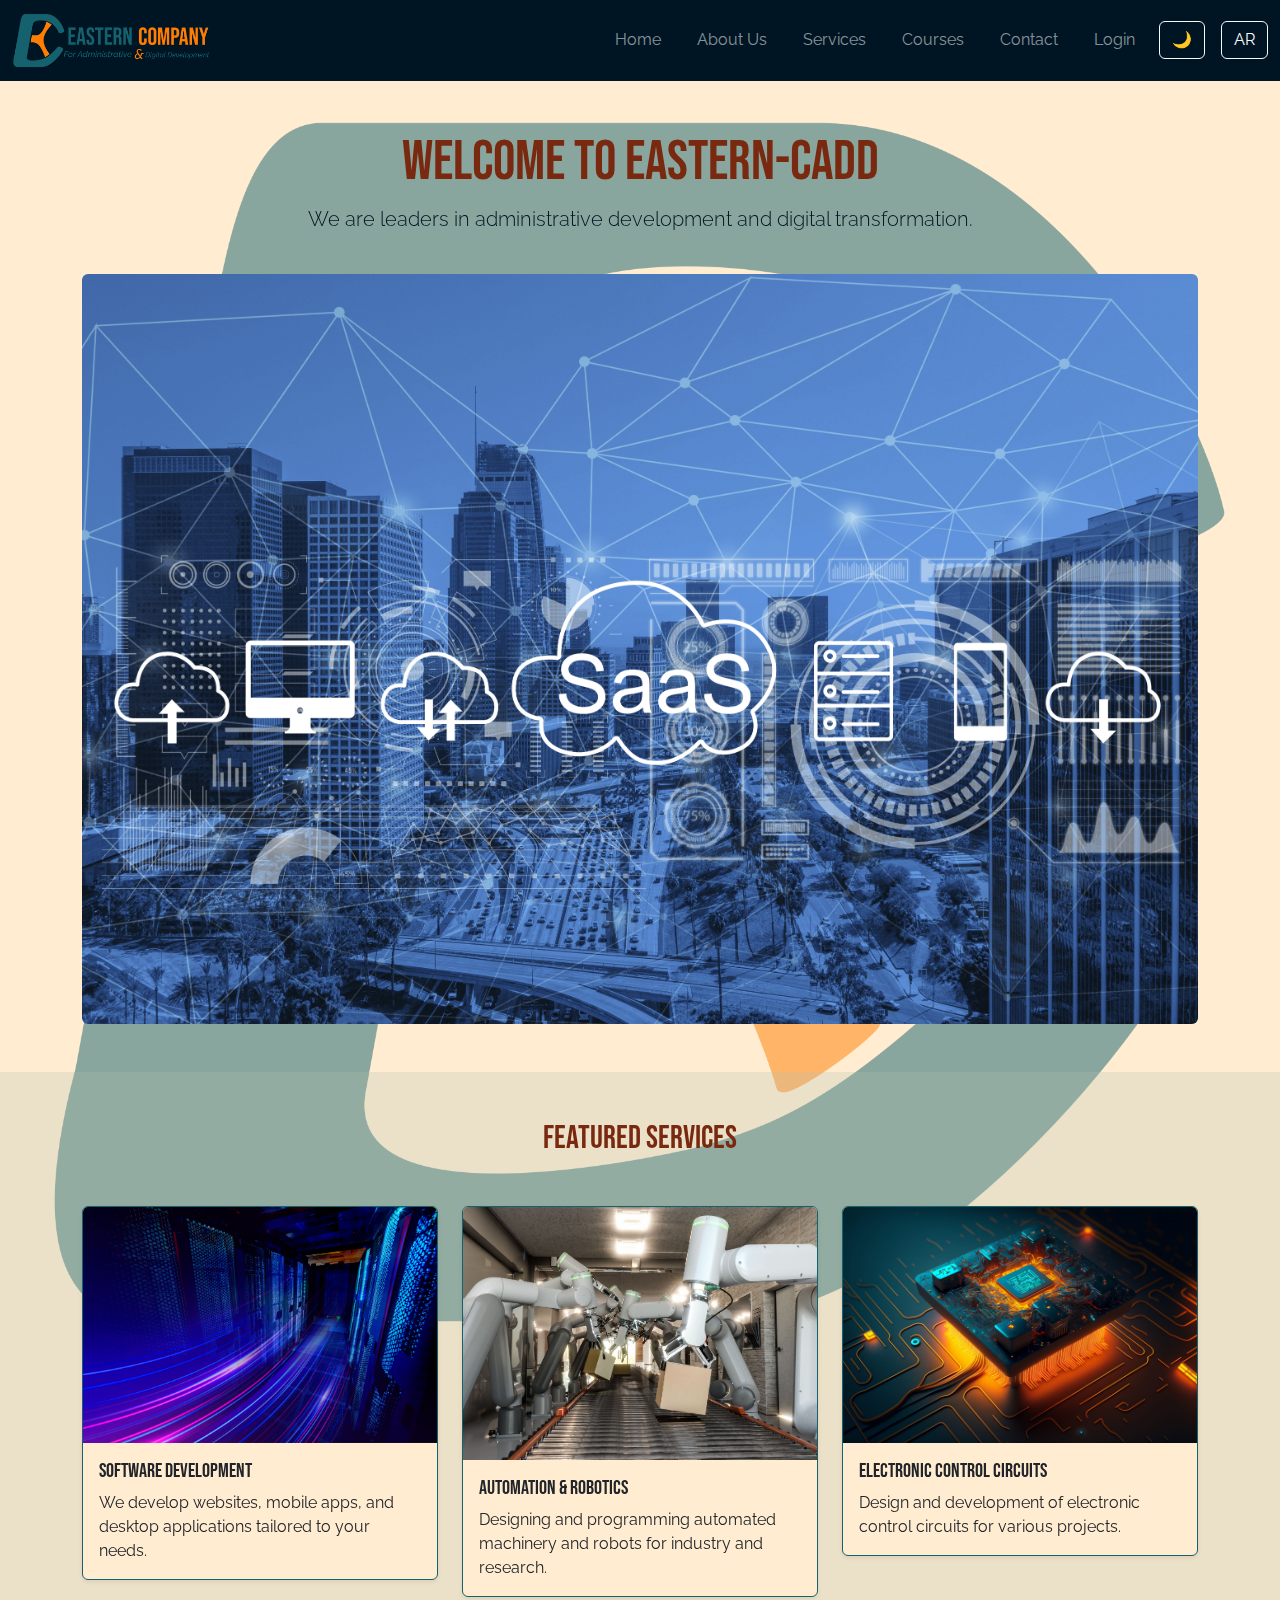
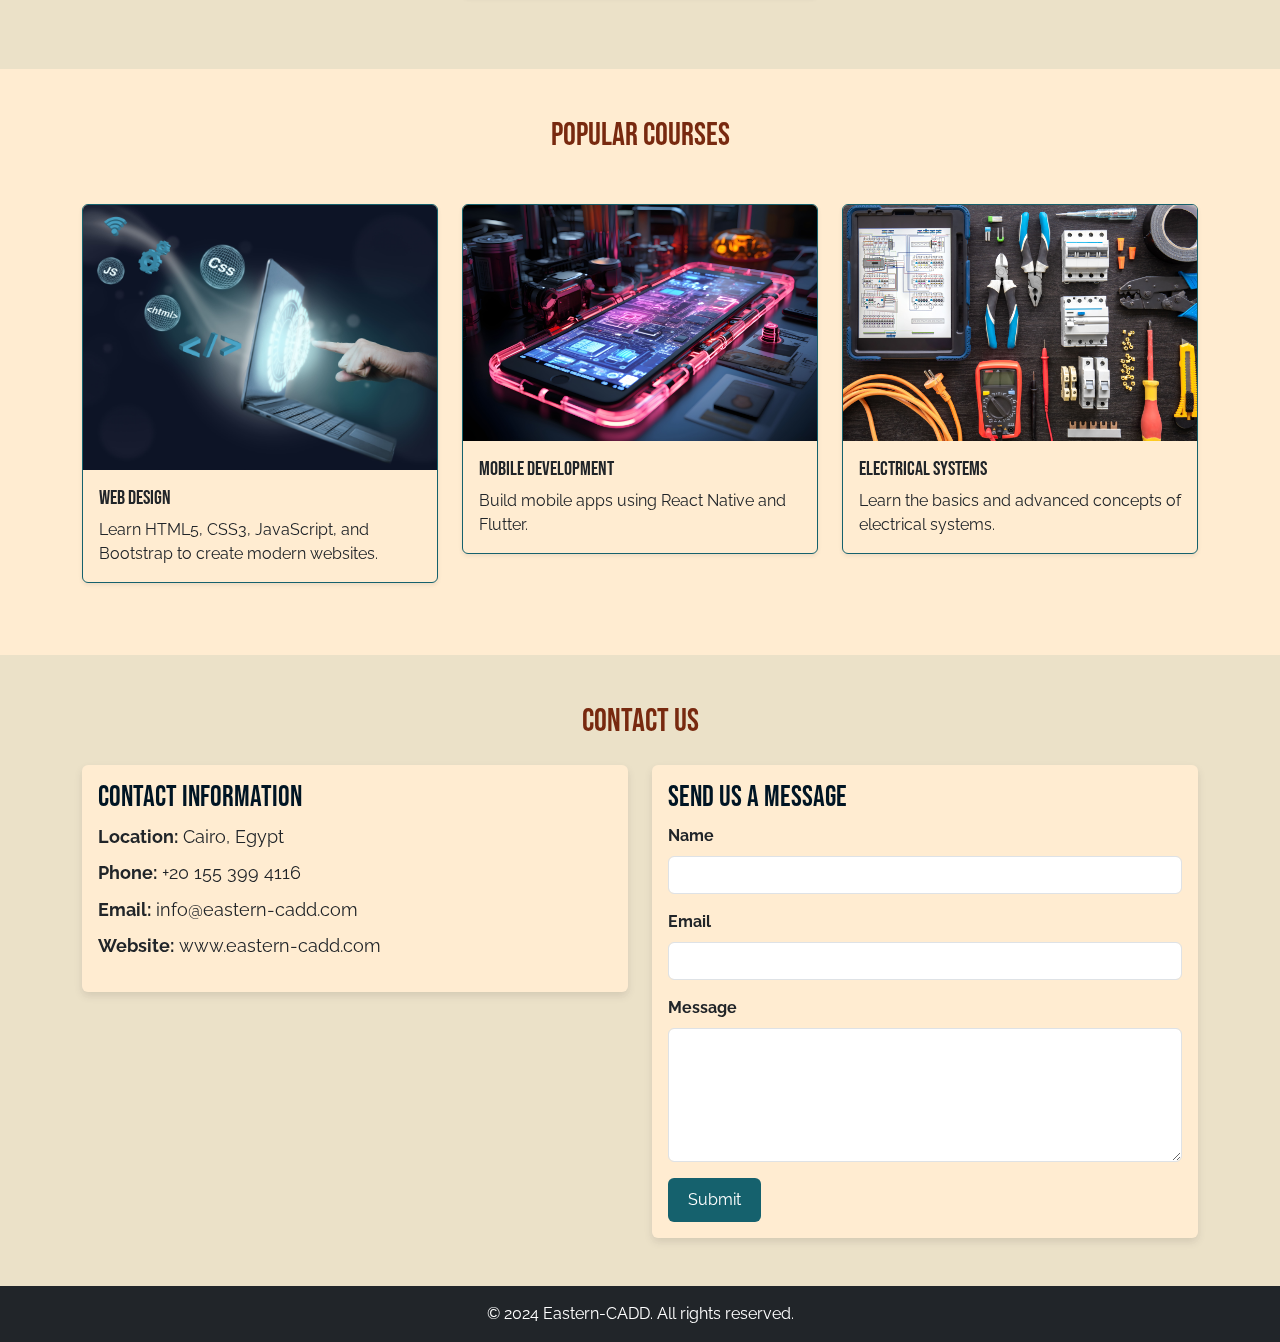
<file: index.html>
<!DOCTYPE html>
<html lang="en" dir="ltr">
<head>
    <meta charset="UTF-8">
    <meta name="viewport" content="width=device-width, initial-scale=1.0">
    <title>Eastern-CADD</title>
    <link rel="icon" type="image/png" href="images/logo0.png">
    <!-- Favicon -->
    <link rel="icon" type="image/x-icon" href="favicon/favicon.ico">
    <link rel="apple-touch-icon" sizes="180x180" href="favicon/apple-touch-icon.png">
    <link rel="icon" type="image/png" sizes="32x32" href="favicon/favicon-32x32.png">
    <link rel="icon" type="image/png" sizes="16x16" href="favicon/favicon-16x16.png">
    <link rel="manifest" href="favicon/site.webmanifest">
    <!-- Bootstrap CSS -->
    <link href="https://cdn.jsdelivr.net/npm/bootstrap@5.3.0/dist/css/bootstrap.min.css" rel="stylesheet">
    <!-- Custom CSS -->
    <link href="https://fonts.googleapis.com/css2?family=Bebas+Neue&family=Raleway:wght@400;500;700&display=swap" rel="stylesheet">
    <link rel="stylesheet" href="styles.css">
</head>
<body>
    <!-- Loading Spinner -->
    <div id="content-loading">
        <div class="spinner"></div>
    </div>

    <!-- Navigation Bar -->
    <nav class="navbar navbar-expand-lg navbar-dark">
        <div class="container-fluid">
            <a class="navbar-brand" href="index.html">
                <img src="images/logo.png" alt="Eastern-CADD Logo" width="200">
            </a>
            <button class="navbar-toggler" type="button" data-bs-toggle="collapse" data-bs-target="#navbarNav" aria-controls="navbarNav" aria-expanded="false" aria-label="Toggle navigation">
                <span class="navbar-toggler-icon"></span>
            </button>
            <div class="collapse navbar-collapse" id="navbarNav">
                <ul class="navbar-nav ms-auto">
                    <li class="nav-item"><a class="nav-link" href="index.html" data-lang="home">Home</a></li>
                    <li class="nav-item"><a class="nav-link" href="about.html" data-lang="about">About Us</a></li>
                    <li class="nav-item"><a class="nav-link" href="services.html" data-lang="services">Services</a></li>
                    <li class="nav-item"><a class="nav-link" href="courses.html" data-lang="courses">Courses</a></li>
                    <li class="nav-item"><a class="nav-link" href="contact.html" data-lang="contact">Contact</a></li>
                    <li class="nav-item"><a class="nav-link" href="login.html" data-lang="login">Login</a></li>
                </ul>
                <button id="theme-toggle" class="btn btn-outline-light ms-3">
                    <span class="icon">🌙</span>
                </button>
                <button id="language-toggle" class="btn btn-outline-light ms-3">
                    <span class="icon">AR</span>
                </button>
            </div>
        </div>
    </nav>

    <div id="watermark">
        <img src="images/logo0.png" alt="Eastern-CADD watermark" width="100%" height="100%">
    </div>

    <!-- Home Section -->
    <section id="home" class="py-5 text-center">
        <div class="container">
            <h1 class="display-4" data-lang="welcome">Welcome to Eastern-CADD</h1>
            <p class="lead" data-lang="welcome-text">We are leaders in administrative development and digital transformation.</p>
            <img src="images/home.jpg" alt="Home Banner" class="img-fluid mt-4 rounded">
        </div>
    </section>

    <!-- Featured Services Section -->
    <section id="featured-services" class="py-5 sec-diff">
        <div class="container">
            <h2 class="text-center mb-5" data-lang="featured-services">Featured Services</h2>
            <div class="row">
                <div class="col-md-4">
                    <div class="card mb-4 shadow-sm">
                        <img src="images/softwaredev.jpg" class="card-img-top" alt="Software Development">
                        <div class="card-body">
                            <h5 class="card-title" data-lang="software-dev">Software Development</h5>
                            <p class="card-text" data-lang="software-dev-text">We develop websites, mobile apps, and desktop applications tailored to your needs.</p>
                        </div>
                    </div>
                </div>
                <div class="col-md-4">
                    <div class="card mb-4 shadow-sm">
                        <img src="images/Automationrobots.jpg" class="card-img-top" alt="Automation & Robotics">
                        <div class="card-body">
                            <h5 class="card-title" data-lang="automation">Automation & Robotics</h5>
                            <p class="card-text" data-lang="automation-text">Designing and programming automated machinery and robots for industry and research.</p>
                        </div>
                    </div>
                </div>
                <div class="col-md-4">
                    <div class="card mb-4 shadow-sm">
                        <img src="images/Electronicircuits.jpg" class="card-img-top" alt="Electronic Control Circuits">
                        <div class="card-body">
                            <h5 class="card-title" data-lang="electronics">Electronic Control Circuits</h5>
                            <p class="card-text" data-lang="electronics-text">Design and development of electronic control circuits for various projects.</p>
                        </div>
                    </div>
                </div>
            </div>
        </div>
    </section>

    <!-- Popular Courses Section -->
    <section id="popular-courses" class="py-5">
        <div class="container">
            <h2 class="text-center mb-5" data-lang="popular-courses">Popular Courses</h2>
            <div class="row">
                <div class="col-md-4">
                    <div class="card mb-4 shadow-sm">
                        <img src="images/webdev.jpg" class="card-img-top" alt="Web Design">
                        <div class="card-body">
                            <h5 class="card-title" data-lang="web-design">Web Design</h5>
                            <p class="card-text" data-lang="web-design-text">Learn HTML5, CSS3, JavaScript, and Bootstrap to create modern websites.</p>
                        </div>
                    </div>
                </div>
                <div class="col-md-4">
                    <div class="card mb-4 shadow-sm">
                        <img src="images/mobiledev.jpg" class="card-img-top" alt="Mobile Development">
                        <div class="card-body">
                            <h5 class="card-title" data-lang="mobile-dev">Mobile Development</h5>
                            <p class="card-text" data-lang="mobile-dev-text">Build mobile apps using React Native and Flutter.</p>
                        </div>
                    </div>
                </div>
                <div class="col-md-4">
                    <div class="card mb-4 shadow-sm">
                        <img src="images/elecsys.jpg" class="card-img-top" alt="Electrical Systems">
                        <div class="card-body">
                            <h5 class="card-title" data-lang="electrical-systems">Electrical Systems</h5>
                            <p class="card-text" data-lang="electrical-systems-text">Learn the basics and advanced concepts of electrical systems.</p>
                        </div>
                    </div>
                </div>
            </div>
        </div>
    </section>

    <!-- Team Section -->
    <!-- <section id="team" class="py-5 sec-diff">
        <div class="container">
            <h2 class="text-center mb-5" data-lang="our-team">Our Team</h2>
            <div class="row">
                <div class="col-md-4">
                    <div class="card mb-4 shadow-sm">
                        <img src="https://source.unsplash.com/400x300/?person,engineer" class="card-img-top" alt="Team Member 1">
                        <div class="card-body">
                            <h5 class="card-title">John Doe</h5>
                            <p class="card-text">Software Engineer</p>
                        </div>
                    </div>
                </div>
                <div class="col-md-4">
                    <div class="card mb-4 shadow-sm">
                        <img src="https://source.unsplash.com/400x300/?person,developer" class="card-img-top" alt="Team Member 2">
                        <div class="card-body">
                            <h5 class="card-title">Jane Smith</h5>
                            <p class="card-text">Automation Specialist</p>
                        </div>
                    </div>
                </div>
                <div class="col-md-4">
                    <div class="card mb-4 shadow-sm">
                        <img src="https://source.unsplash.com/400x300/?person,designer" class="card-img-top" alt="Team Member 3">
                        <div class="card-body">
                            <h5 class="card-title">Mike Johnson</h5>
                            <p class="card-text">Electrical Engineer</p>
                        </div>
                    </div>
                </div>
            </div>
        </div>
    </section> -->

    <!-- Contact Us Section -->
<section id="contact" class="py-5 sec-diff">
    <div class="container">
        <h2 class="text-center mb-4" data-lang="contact-us">Contact Us</h2>
        <div class="row">
            <!-- Contact Information -->
            <div class="col-md-6">
                <div class="card mb-4">
                    <div class="card-body">
                        <h5 class="card-title" data-lang="contact-info">Contact Information</h5>
                        <ul class="list-unstyled">
                            <li><strong data-lang="location">Location:</strong> Cairo, Egypt</li>
                            <li><strong data-lang="phone">Phone:</strong> +20 155 399 4116</li>
                            <li><strong data-lang="email">Email:</strong> info@eastern-cadd.com</li>
                            <li><strong data-lang="website">Website:</strong> www.eastern-cadd.com</li>
                        </ul>
                    </div>
                </div>
            </div>

            <!-- Contact Form -->
            <div class="col-md-6">
                <div class="card">
                    <div class="card-body">
                        <h5 class="card-title" data-lang="send-message">Send Us a Message</h5>
                        <form>
                            <div class="mb-3">
                                <label for="name" class="form-label" data-lang="name">Name</label>
                                <input type="text" class="form-control" id="name" required>
                            </div>
                            <div class="mb-3">
                                <label for="email" class="form-label" data-lang="email">Email</label>
                                <input type="email" class="form-control" id="email" required>
                            </div>
                            <div class="mb-3">
                                <label for="message" class="form-label" data-lang="message">Message</label>
                                <textarea class="form-control" id="message" rows="5" required></textarea>
                            </div>
                            <button type="submit" class="btn btn-primary" data-lang="submit">Submit</button>
                        </form>
                    </div>
                </div>
            </div>
        </div>
    </div>
</section>

    <!-- Footer -->
    <footer class="bg-dark text-white text-center py-3">
        <p data-lang="footer">© 2024 Eastern-CADD. All rights reserved.</p>
    </footer>

    <script src="https://cdn.jsdelivr.net/npm/bootstrap@5.3.0/dist/js/bootstrap.bundle.min.js"></script>
    <script>
        // تحميل الوضع المحفوظ عند فتح الصفحة
        document.addEventListener('DOMContentLoaded', () => {
            const savedTheme = localStorage.getItem('theme');
            const body = document.body;
            if (savedTheme === 'dark-mode') {
                body.classList.add('dark-mode');
            } else {
                body.classList.remove('dark-mode');
            }
        });

        // تحميل اللغة المحفوظة عند فتح الصفحة
        document.addEventListener('DOMContentLoaded', () => {
            const savedLanguage = localStorage.getItem('language');
            const htmlElement = document.documentElement;
            if (savedLanguage) {
                htmlElement.setAttribute('dir', savedLanguage === 'en' ? 'ltr' : 'rtl');
            }
        });

        // Hide loading screen when page is fully loaded
        window.addEventListener('load', () => {
            document.getElementById('loading-screen').style.display = 'none';
        });
    </script>
    <script src="script.js"></script>
</body>
</html>
</file>
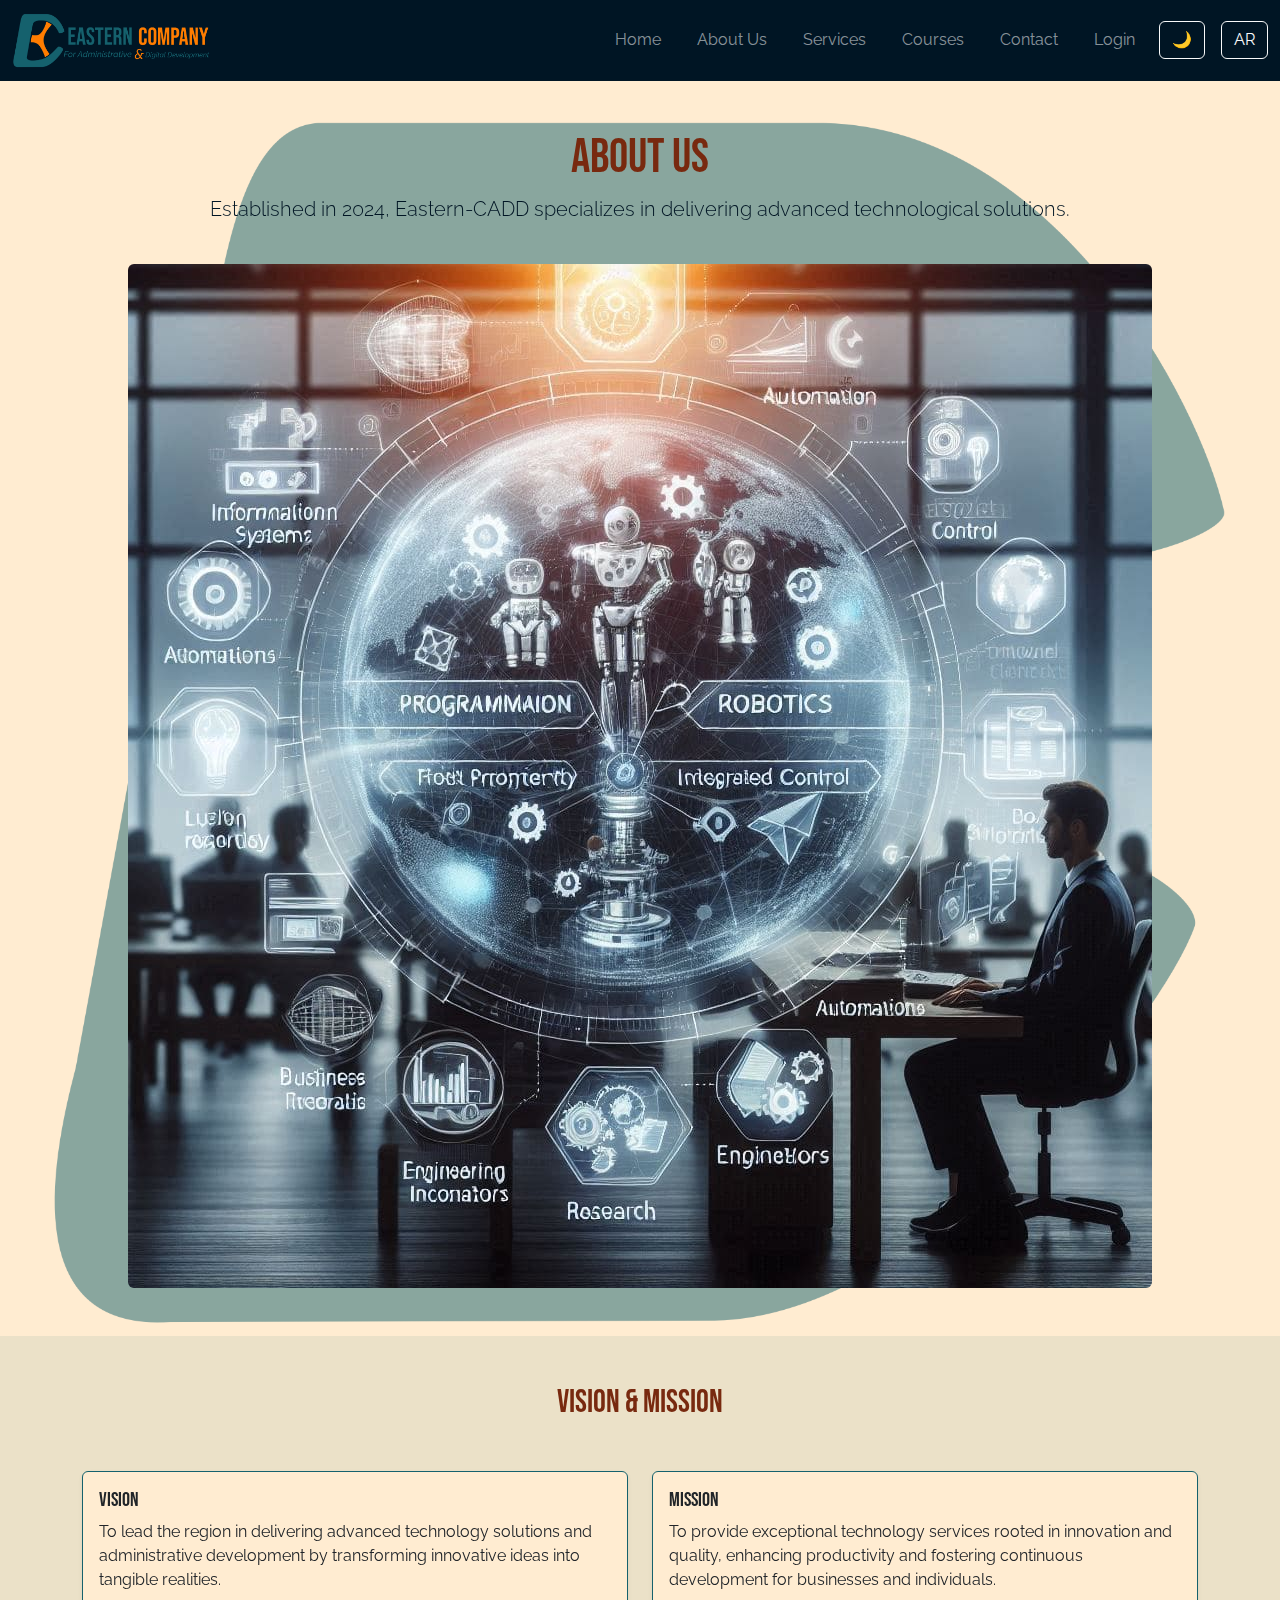
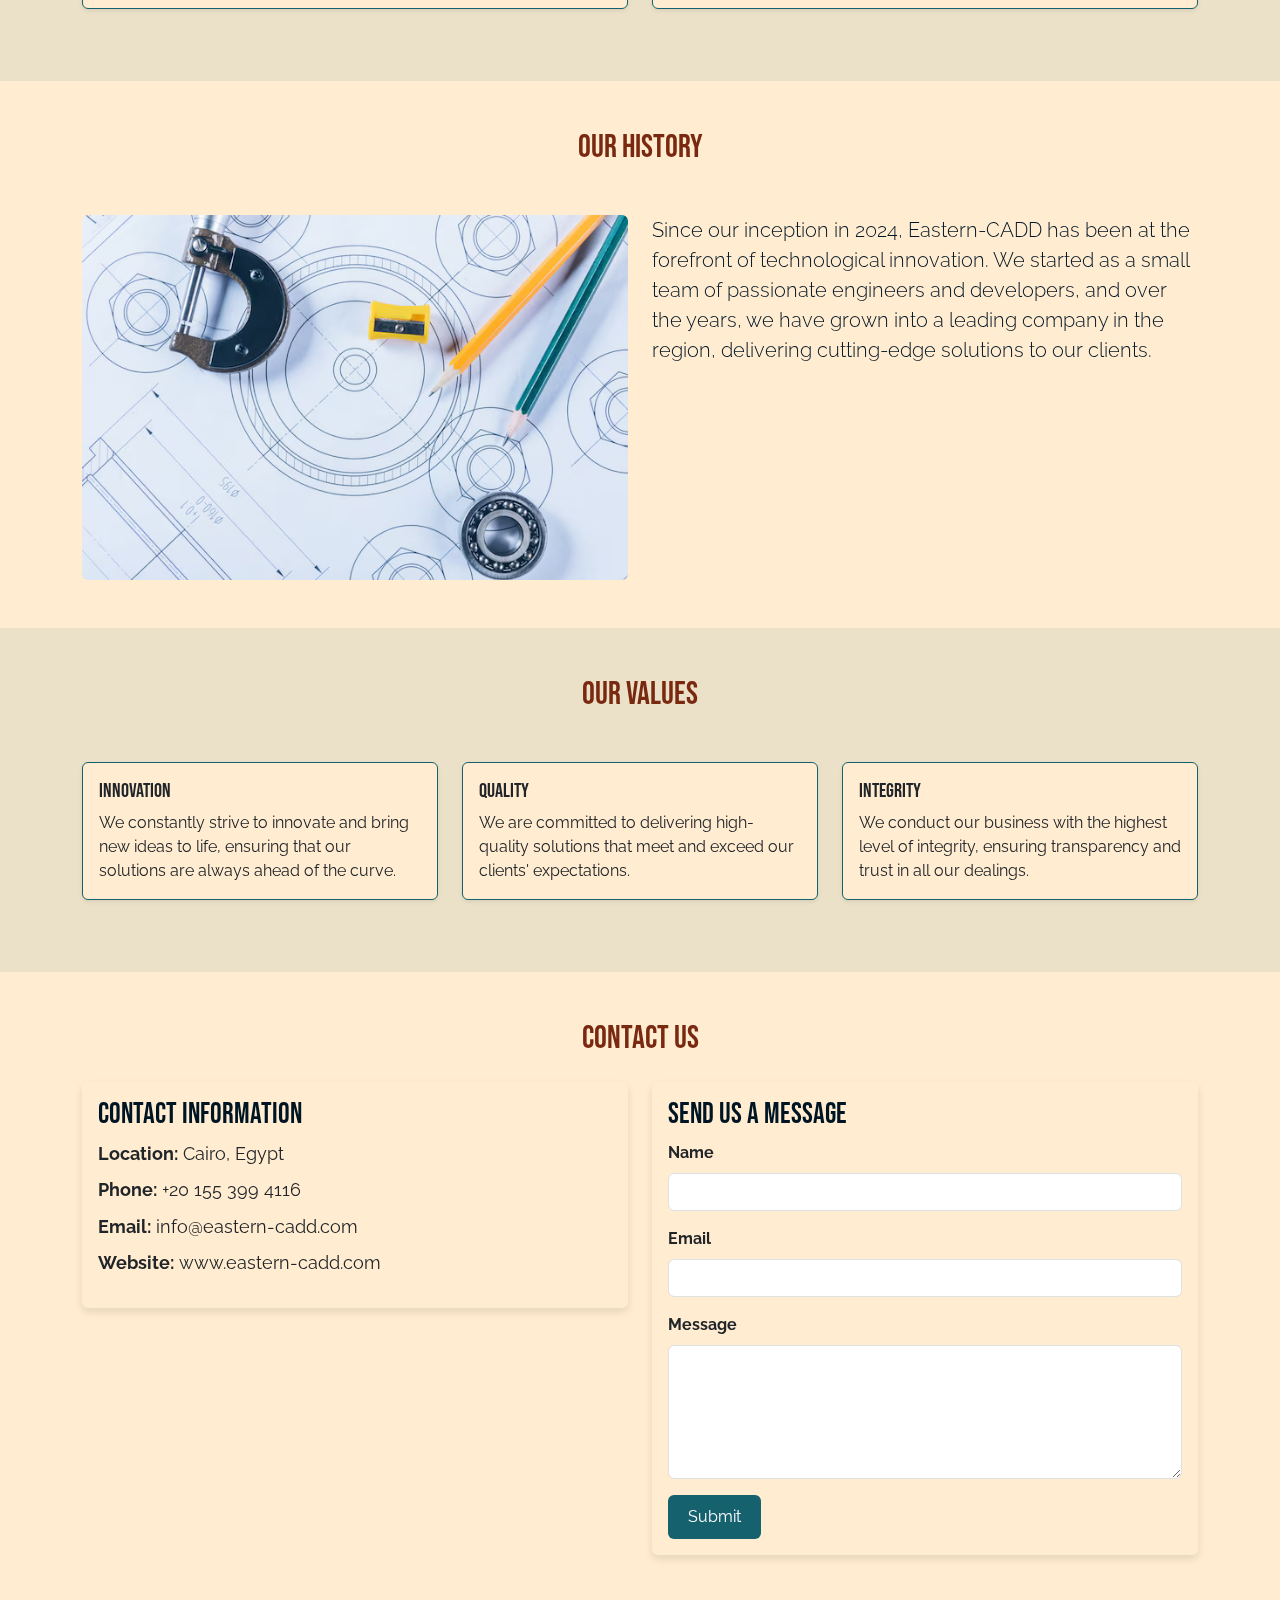
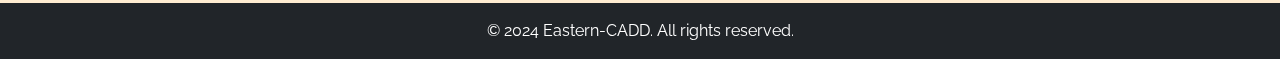
<file: about.html>
<!DOCTYPE html>
<html lang="en" dir="ltr">
<head>
    <meta charset="UTF-8">
    <meta name="viewport" content="width=device-width, initial-scale=1.0">
    <title>Eastern-CADD - About Us</title>
    <link rel="icon" type="image/png" href="images/logo0.png">
    <!-- Favicon -->
    <link rel="icon" type="image/x-icon" href="favicon/favicon.ico">
    <link rel="apple-touch-icon" sizes="180x180" href="favicon/apple-touch-icon.png">
    <link rel="icon" type="image/png" sizes="32x32" href="favicon/favicon-32x32.png">
    <link rel="icon" type="image/png" sizes="16x16" href="favicon/favicon-16x16.png">
    <link rel="manifest" href="favicon/site.webmanifest">
    <!-- Bootstrap CSS -->
    <link href="https://cdn.jsdelivr.net/npm/bootstrap@5.3.0/dist/css/bootstrap.min.css" rel="stylesheet">
    <!-- Custom CSS -->
    <link href="https://fonts.googleapis.com/css2?family=Bebas+Neue&family=Raleway:wght@400;500;700&display=swap" rel="stylesheet">
    <link rel="stylesheet" href="styles.css">
</head>
<body>
        <!-- Loading Spinner -->
        <div id="content-loading">
            <div class="spinner"></div>
        </div>
    
        <!-- Navigation Bar -->
        <nav class="navbar navbar-expand-lg navbar-dark">
            <div class="container-fluid">
                <a class="navbar-brand" href="index.html">
                    <img src="images/logo.png" alt="Eastern-CADD Logo" width="200">
                </a>
                <button class="navbar-toggler" type="button" data-bs-toggle="collapse" data-bs-target="#navbarNav" aria-controls="navbarNav" aria-expanded="false" aria-label="Toggle navigation">
                    <span class="navbar-toggler-icon"></span>
                </button>
                <div class="collapse navbar-collapse" id="navbarNav">
                    <ul class="navbar-nav ms-auto">
                        <li class="nav-item"><a class="nav-link" href="index.html" data-lang="home">Home</a></li>
                        <li class="nav-item"><a class="nav-link" href="about.html" data-lang="about">About Us</a></li>
                        <li class="nav-item"><a class="nav-link" href="services.html" data-lang="services">Services</a></li>
                        <li class="nav-item"><a class="nav-link" href="courses.html" data-lang="courses">Courses</a></li>
                        <li class="nav-item"><a class="nav-link" href="contact.html" data-lang="contact">Contact</a></li>
                        <li class="nav-item"><a class="nav-link" href="login.html" data-lang="login">Login</a></li>
                    </ul>
                    <button id="theme-toggle" class="btn btn-outline-light ms-3">
                        <span class="icon">🌙</span>
                    </button>
                    <button id="language-toggle" class="btn btn-outline-light ms-3">
                        <span class="icon">AR</span>
                    </button>
                </div>
            </div>
        </nav>

    <div id="watermark">
        <img src="images/logo0.png" alt="Eastern-CADD watermark" width="100%" height="100%">
    </div>

    <!-- About Section -->
    <section id="about" class="py-5 text-center">
        <div class="container">
            <h2 class="display-5" data-lang="about">About Us</h2>
            <p class="lead" data-lang="about-text">Established in 2024, Eastern-CADD specializes in delivering advanced technological solutions.</p>
            <img src="images/about-us.jpg" alt="About Us" class="img-fluid mt-4 rounded">
        </div>
    </section>

    <!-- Vision & Mission Section -->
    <section id="vision-mission" class="py-5 sec-diff">
        <div class="container">
            <h2 class="text-center mb-5" data-lang="vision-mission">Vision & Mission</h2>
            <div class="row">
                <div class="col-md-6">
                    <div class="card mb-4 shadow-sm">
                        <div class="card-body">
                            <h5 class="card-title" data-lang="vision">Vision</h5>
                            <p class="card-text" data-lang="vision-text">To lead the region in delivering advanced technology solutions and administrative development by transforming innovative ideas into tangible realities.</p>
                        </div>
                    </div>
                </div>
                <div class="col-md-6">
                    <div class="card mb-4 shadow-sm">
                        <div class="card-body">
                            <h5 class="card-title" data-lang="mission">Mission</h5>
                            <p class="card-text" data-lang="mission-text">To provide exceptional technology services rooted in innovation and quality, enhancing productivity and fostering continuous development for businesses and individuals.</p>
                        </div>
                    </div>
                </div>
            </div>
        </div>
    </section>

    <!-- Our History Section -->
    <section id="history" class="py-5">
        <div class="container">
            <h2 class="text-center mb-5" data-lang="our-history">Our History</h2>
            <div class="row">
                <div class="col-md-6">
                    <img src="images/history.avif" alt="Our History" class="img-fluid rounded">
                </div>
                <div class="col-md-6">
                    <p class="lead" data-lang="history-text">Since our inception in 2024, Eastern-CADD has been at the forefront of technological innovation. We started as a small team of passionate engineers and developers, and over the years, we have grown into a leading company in the region, delivering cutting-edge solutions to our clients.</p>
                </div>
            </div>
        </div>
    </section>

    <!-- Our Values Section -->
    <section id="values" class="py-5 sec-diff">
        <div class="container">
            <h2 class="text-center mb-5" data-lang="our-values">Our Values</h2>
            <div class="row">
                <div class="col-md-4">
                    <div class="card mb-4 shadow-sm">
                        <div class="card-body">
                            <h5 class="card-title" data-lang="innovation">Innovation</h5>
                            <p class="card-text" data-lang="innovation-text">We constantly strive to innovate and bring new ideas to life, ensuring that our solutions are always ahead of the curve.</p>
                        </div>
                    </div>
                </div>
                <div class="col-md-4">
                    <div class="card mb-4 shadow-sm">
                        <div class="card-body">
                            <h5 class="card-title" data-lang="quality">Quality</h5>
                            <p class="card-text" data-lang="quality-text">We are committed to delivering high-quality solutions that meet and exceed our clients' expectations.</p>
                        </div>
                    </div>
                </div>
                <div class="col-md-4">
                    <div class="card mb-4 shadow-sm">
                        <div class="card-body">
                            <h5 class="card-title" data-lang="integrity">Integrity</h5>
                            <p class="card-text" data-lang="integrity-text">We conduct our business with the highest level of integrity, ensuring transparency and trust in all our dealings.</p>
                        </div>
                    </div>
                </div>
            </div>
        </div>
    </section>

    <!-- Our Partners Section -->
    <!-- <section id="partners" class="py-5">
        <div class="container">
            <h2 class="text-center mb-5" data-lang="our-partners">Our Partners</h2>
            <div class="row">
                <div class="col-md-3">
                    <img src="https://source.unsplash.com/200x100/?logo,company" alt="Partner 1" class="img-fluid">
                </div>
                <div class="col-md-3">
                    <img src="https://source.unsplash.com/200x100/?logo,tech" alt="Partner 2" class="img-fluid">
                </div>
                <div class="col-md-3">
                    <img src="https://source.unsplash.com/200x100/?logo,business" alt="Partner 3" class="img-fluid">
                </div>
                <div class="col-md-3">
                    <img src="https://source.unsplash.com/200x100/?logo,enterprise" alt="Partner 4" class="img-fluid">
                </div>
            </div>
        </div>
    </section> -->

    <!-- Contact Us Section -->
<section id="contact" class="py-5">
    <div class="container">
        <h2 class="text-center mb-4" data-lang="contact-us">Contact Us</h2>
        <div class="row">
            <!-- Contact Information -->
            <div class="col-md-6">
                <div class="card mb-4">
                    <div class="card-body">
                        <h5 class="card-title" data-lang="contact-info">Contact Information</h5>
                        <ul class="list-unstyled">
                            <li><strong data-lang="location">Location:</strong> Cairo, Egypt</li>
                            <li><strong data-lang="phone">Phone:</strong> +20 155 399 4116</li>
                            <li><strong data-lang="email">Email:</strong> info@eastern-cadd.com</li>
                            <li><strong data-lang="website">Website:</strong> www.eastern-cadd.com</li>
                        </ul>
                    </div>
                </div>
            </div>

            <!-- Contact Form -->
            <div class="col-md-6">
                <div class="card">
                    <div class="card-body">
                        <h5 class="card-title" data-lang="send-message">Send Us a Message</h5>
                        <form>
                            <div class="mb-3">
                                <label for="name" class="form-label" data-lang="name">Name</label>
                                <input type="text" class="form-control" id="name" required>
                            </div>
                            <div class="mb-3">
                                <label for="email" class="form-label" data-lang="email">Email</label>
                                <input type="email" class="form-control" id="email" required>
                            </div>
                            <div class="mb-3">
                                <label for="message" class="form-label" data-lang="message">Message</label>
                                <textarea class="form-control" id="message" rows="5" required></textarea>
                            </div>
                            <button type="submit" class="btn btn-primary" data-lang="submit">Submit</button>
                        </form>
                    </div>
                </div>
            </div>
        </div>
    </div>
</section>

    <!-- Footer -->
    <footer class="bg-dark text-white text-center py-3">
        <p data-lang="footer">© 2024 Eastern-CADD. All rights reserved.</p>
    </footer>

    <!-- Bootstrap JS and Custom JS -->
    <script src="https://cdn.jsdelivr.net/npm/bootstrap@5.3.0/dist/js/bootstrap.bundle.min.js"></script>
    <script>
        // تحميل الوضع المحفوظ عند فتح الصفحة
        document.addEventListener('DOMContentLoaded', () => {
            const savedTheme = localStorage.getItem('theme');
            const body = document.body;
            if (savedTheme === 'dark-mode') {
                body.classList.add('dark-mode');
            } else {
                body.classList.remove('dark-mode');
            }
        });
        // تحميل اللغة المحفوظة عند فتح الصفحة
    document.addEventListener('DOMContentLoaded', () => {
        const savedLanguage = localStorage.getItem('language');
        const htmlElement = document.documentElement;
        if (savedLanguage) {
            htmlElement.setAttribute('dir', savedLanguage === 'en' ? 'ltr' : 'rtl');
        }
    });
    </script>
    <script src="script.js"></script>
</body>
</html>
</file>
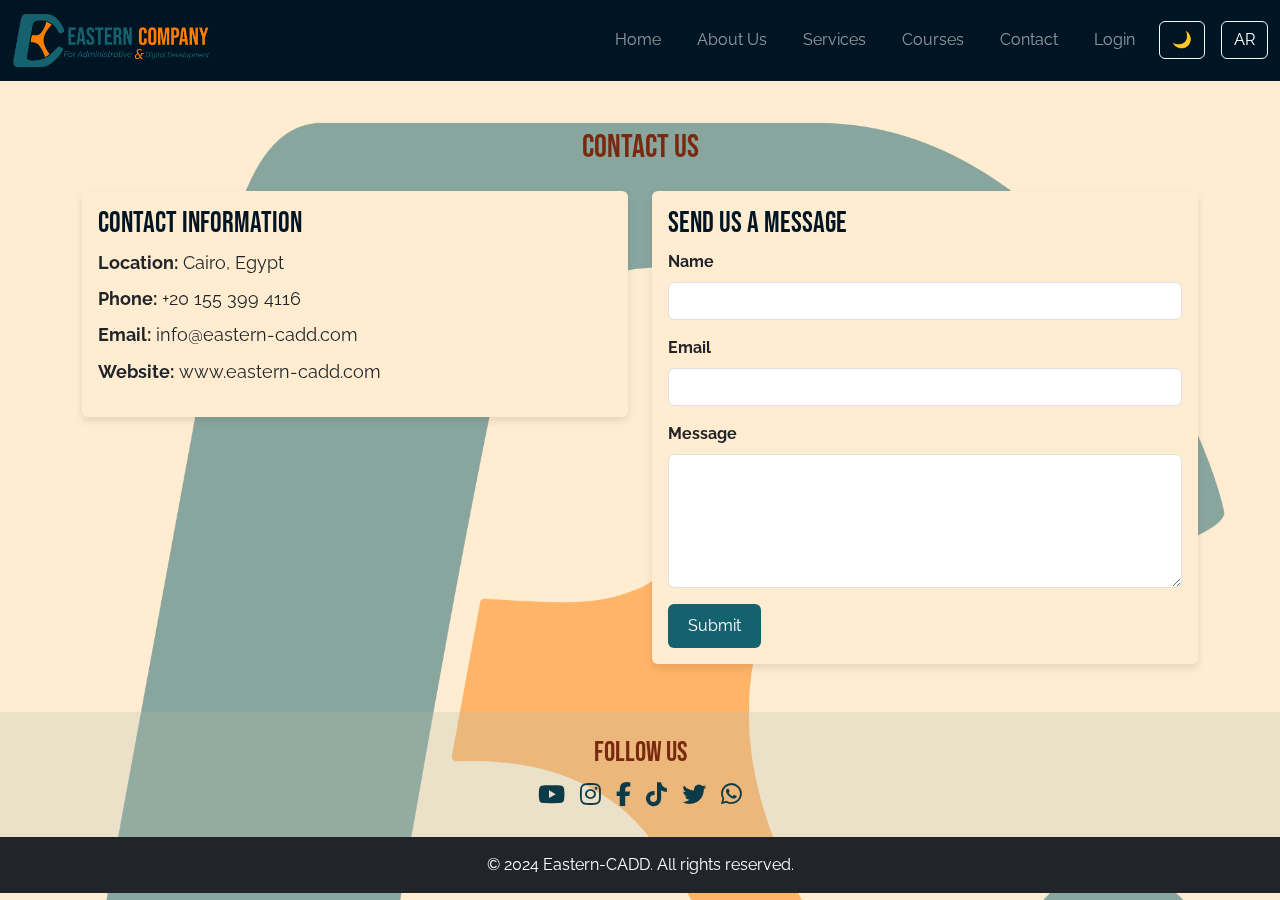
<file: contact.html>
<!DOCTYPE html>
<html lang="en" dir="ltr">
<head>
    <meta charset="UTF-8">
    <meta name="viewport" content="width=device-width, initial-scale=1.0">
    <title>Eastern-CADD - Contact</title>
    <link rel="icon" type="image/png" href="images/logo0.png">
    <!-- Favicon -->
    <link rel="icon" type="image/x-icon" href="favicon/favicon.ico">
    <link rel="apple-touch-icon" sizes="180x180" href="favicon/apple-touch-icon.png">
    <link rel="icon" type="image/png" sizes="32x32" href="favicon/favicon-32x32.png">
    <link rel="icon" type="image/png" sizes="16x16" href="favicon/favicon-16x16.png">
    <link rel="manifest" href="favicon/site.webmanifest">
    <!-- Bootstrap CSS -->
    <link href="https://cdn.jsdelivr.net/npm/bootstrap@5.3.0/dist/css/bootstrap.min.css" rel="stylesheet">
    <!-- Font Awesome -->
    <link rel="stylesheet" href="https://cdnjs.cloudflare.com/ajax/libs/font-awesome/6.4.0/css/all.min.css">
    <!-- Custom CSS -->
    <link href="https://fonts.googleapis.com/css2?family=Bebas+Neue&family=Raleway:wght@400;500;700&display=swap" rel="stylesheet">
    <link rel="stylesheet" href="styles.css">
</head>
<body>
    <!-- Navigation Bar -->
    <nav class="navbar navbar-expand-lg navbar-dark">
        <div class="container-fluid">
            <a class="navbar-brand" href="index.html">
                <img src="images/logo.png" alt="Eastern-CADD Logo" width="200">
            </a>
            <button class="navbar-toggler" type="button" data-bs-toggle="collapse" data-bs-target="#navbarNav" aria-controls="navbarNav" aria-expanded="false" aria-label="Toggle navigation">
                <span class="navbar-toggler-icon"></span>
            </button>
            <div class="collapse navbar-collapse" id="navbarNav">
                <ul class="navbar-nav ms-auto">
                    <li class="nav-item"><a class="nav-link" href="index.html" data-lang="home">Home</a></li>
                    <li class="nav-item"><a class="nav-link" href="about.html" data-lang="about">About Us</a></li>
                    <li class="nav-item"><a class="nav-link" href="services.html" data-lang="services">Services</a></li>
                    <li class="nav-item"><a class="nav-link" href="courses.html" data-lang="courses">Courses</a></li>
                    <li class="nav-item"><a class="nav-link" href="contact.html" data-lang="contact">Contact</a></li>
                    <li class="nav-item"><a class="nav-link" href="login.html" data-lang="login">Login</a></li>
                </ul>
                <button id="theme-toggle" class="btn btn-outline-light ms-3">
                    <span class="icon">🌙</span>
                </button>
                <button id="language-toggle" class="btn btn-outline-light ms-3">
                    <span class="icon">AR</span>
                </button>
            </div>
        </div>
    </nav>

    <div id="watermark">
        <img src="images/logo0.png" alt="Eastern-CADD watermark" width="100%" height="100%">
    </div>

    <!-- Contact Us Section -->
<section id="contact" class="py-5">
    <div class="container">
        <h2 class="text-center mb-4" data-lang="contact-us">Contact Us</h2>
        <div class="row">
            <!-- Contact Information -->
            <div class="col-md-6">
                <div class="card mb-4">
                    <div class="card-body">
                        <h5 class="card-title" data-lang="contact-info">Contact Information</h5>
                        <ul class="list-unstyled">
                            <li><strong data-lang="location">Location:</strong> Cairo, Egypt</li>
                            <li><strong data-lang="phone">Phone:</strong> +20 155 399 4116</li>
                            <li><strong data-lang="email">Email:</strong> info@eastern-cadd.com</li>
                            <li><strong data-lang="website">Website:</strong> www.eastern-cadd.com</li>
                        </ul>
                    </div>
                </div>
            </div>

            <!-- Contact Form -->
            <div class="col-md-6">
                <div class="card">
                    <div class="card-body">
                        <h5 class="card-title" data-lang="send-message">Send Us a Message</h5>
                        <form>
                            <div class="mb-3">
                                <label for="name" class="form-label" data-lang="name">Name</label>
                                <input type="text" class="form-control" id="name" required>
                            </div>
                            <div class="mb-3">
                                <label for="email" class="form-label" data-lang="email">Email</label>
                                <input type="email" class="form-control" id="email" required>
                            </div>
                            <div class="mb-3">
                                <label for="message" class="form-label" data-lang="message">Message</label>
                                <textarea class="form-control" id="message" rows="5" required></textarea>
                            </div>
                            <button type="submit" class="btn btn-primary" data-lang="submit">Submit</button>
                        </form>
                    </div>
                </div>
            </div>
        </div>
    </div>
</section>

    <!-- Social Media Icons Section -->
    <section id="social-media" class="py-4 text-center sec-diff">
        <div class="container">
            <h3 data-lang="follow-us">Follow Us</h3>
            <div class="social-icons">
                <!-- YouTube -->
                <a href="https://www.youtube.com/@Eastern_CADD" target="_blank" class="social-icon">
                    <i class="fab fa-youtube"></i>
                </a>
                <!-- Snapchat -->
                <!-- <a href="https://www.snapchat.com/add/Eastern-CADD" target="_blank" class="social-icon">
                    <i class="fab fa-snapchat-ghost"></i>
                </a> -->
                <!-- Instagram -->
                <a href="https://www.instagram.com/easterncadd/" target="_blank" class="social-icon">
                    <i class="fab fa-instagram"></i>
                </a>
                <!-- Facebook -->
                <a href="https://www.facebook.com/Eastern.CADD" target="_blank" class="social-icon">
                    <i class="fab fa-facebook-f"></i>
                </a>
                <!-- TikTok -->
                <a href="https://www.tiktok.com/@eastern_cadd" target="_blank" class="social-icon">
                    <i class="fab fa-tiktok"></i>
                </a>
                <!-- Twitter -->
                <a href="https://x.com/EasternCadd" target="_blank" class="social-icon">
                    <i class="fab fa-twitter"></i>
                </a>
                <!-- Threads -->
                <!-- <a href="https://www.threads.net/@easterncadd" target="_blank" class="social-icon">
                    <i class="fab fa-threads"></i>
                </a> -->
                <!-- WhatsApp -->
                <a href="" target="_blank" class="social-icon">
                    <i class="fab fa-whatsapp"></i>
                </a>
                <!-- LinkedIn -->
                <!-- <a href="https://www.linkedin.com/company/Eastern-CADD" target="_blank" class="social-icon">
                    <i class="fab fa-linkedin-in"></i>
                </a> -->
            </div>
        </div>
    </section>

    <footer class="bg-dark text-white text-center py-3">
        <p data-lang="footer">© 2024 Eastern-CADD. All rights reserved.</p>
    </footer>

    <script src="https://cdn.jsdelivr.net/npm/bootstrap@5.3.0/dist/js/bootstrap.bundle.min.js"></script>
    <script>
        // تحميل الوضع المحفوظ عند فتح الصفحة
        document.addEventListener('DOMContentLoaded', () => {
            const savedTheme = localStorage.getItem('theme');
            const body = document.body;
            if (savedTheme === 'dark-mode') {
                body.classList.add('dark-mode');
            } else {
                body.classList.remove('dark-mode');
            }
        });
        // تحميل اللغة المحفوظة عند فتح الصفحة
    document.addEventListener('DOMContentLoaded', () => {
        const savedLanguage = localStorage.getItem('language');
        const htmlElement = document.documentElement;
        if (savedLanguage) {
            htmlElement.setAttribute('dir', savedLanguage === 'en' ? 'ltr' : 'rtl');
        }
    });
    </script>
    <script src="script.js"></script>
</body>
</html>
</file>
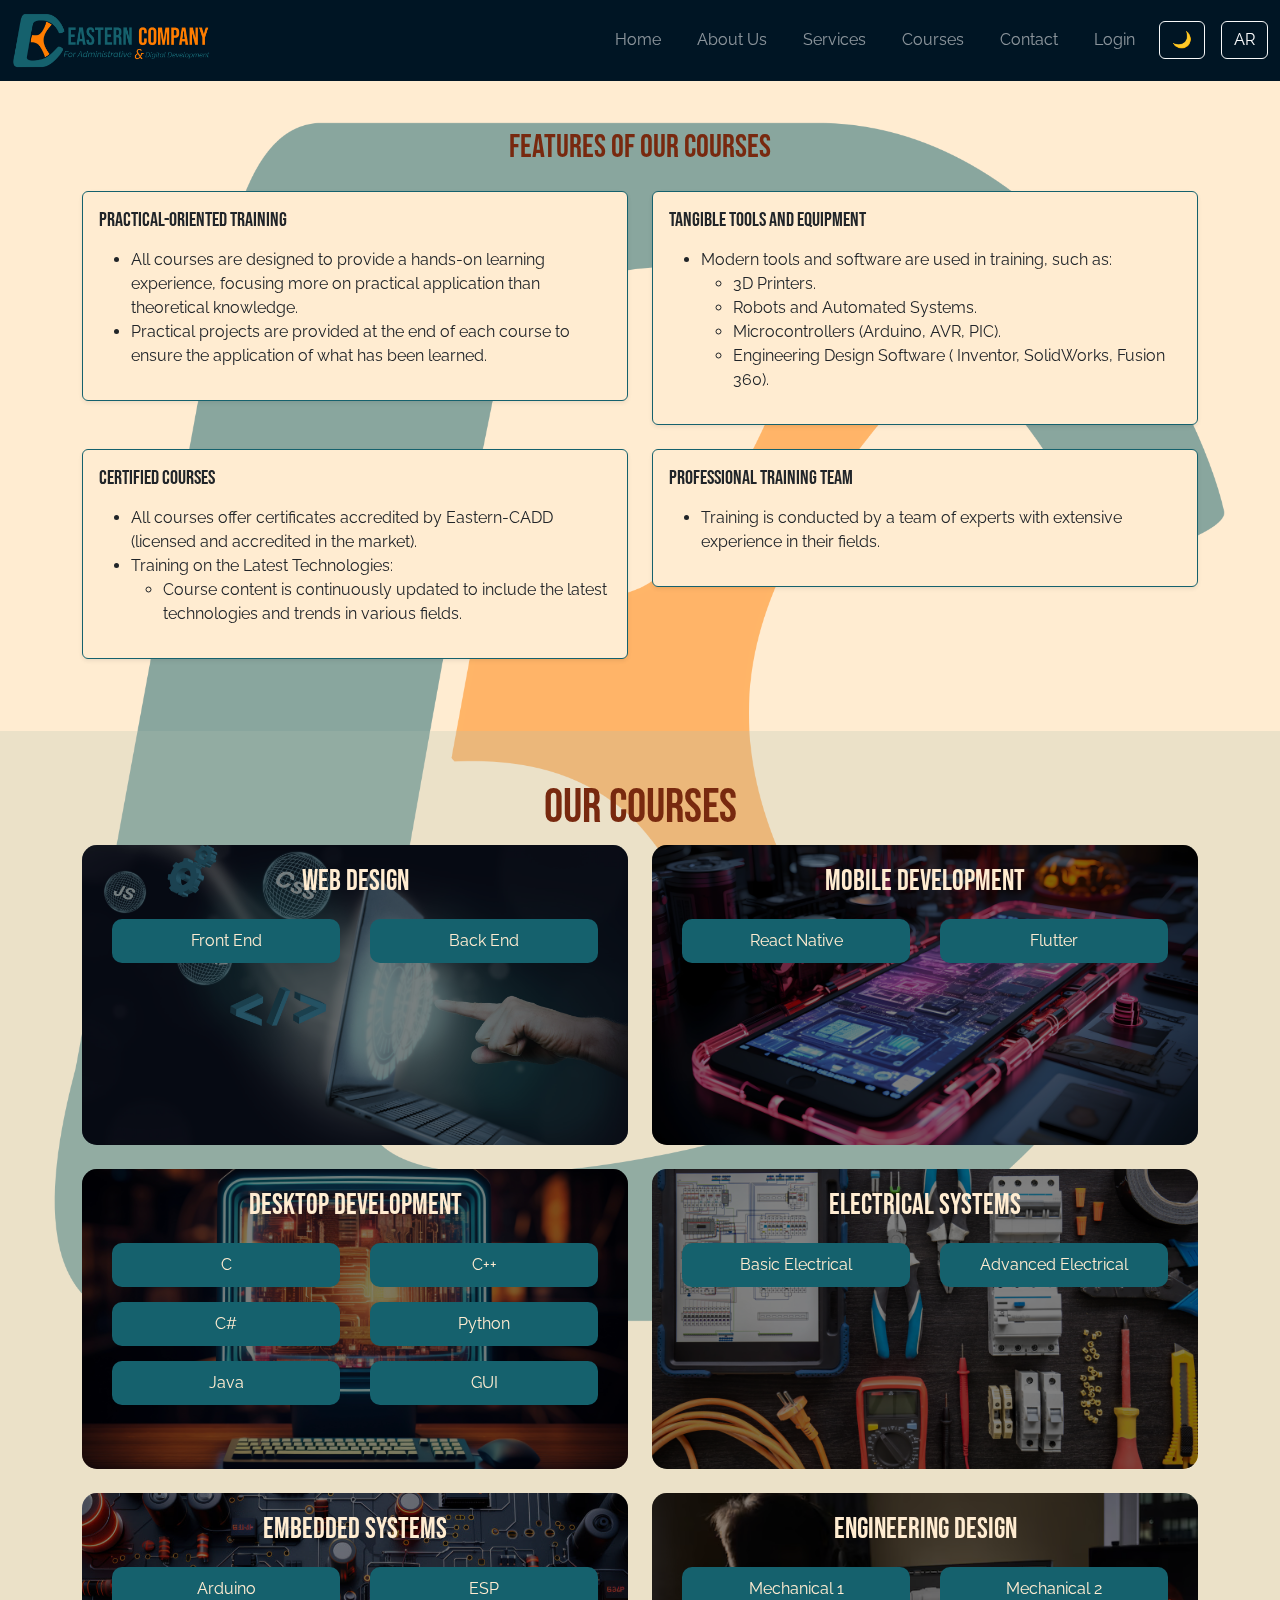
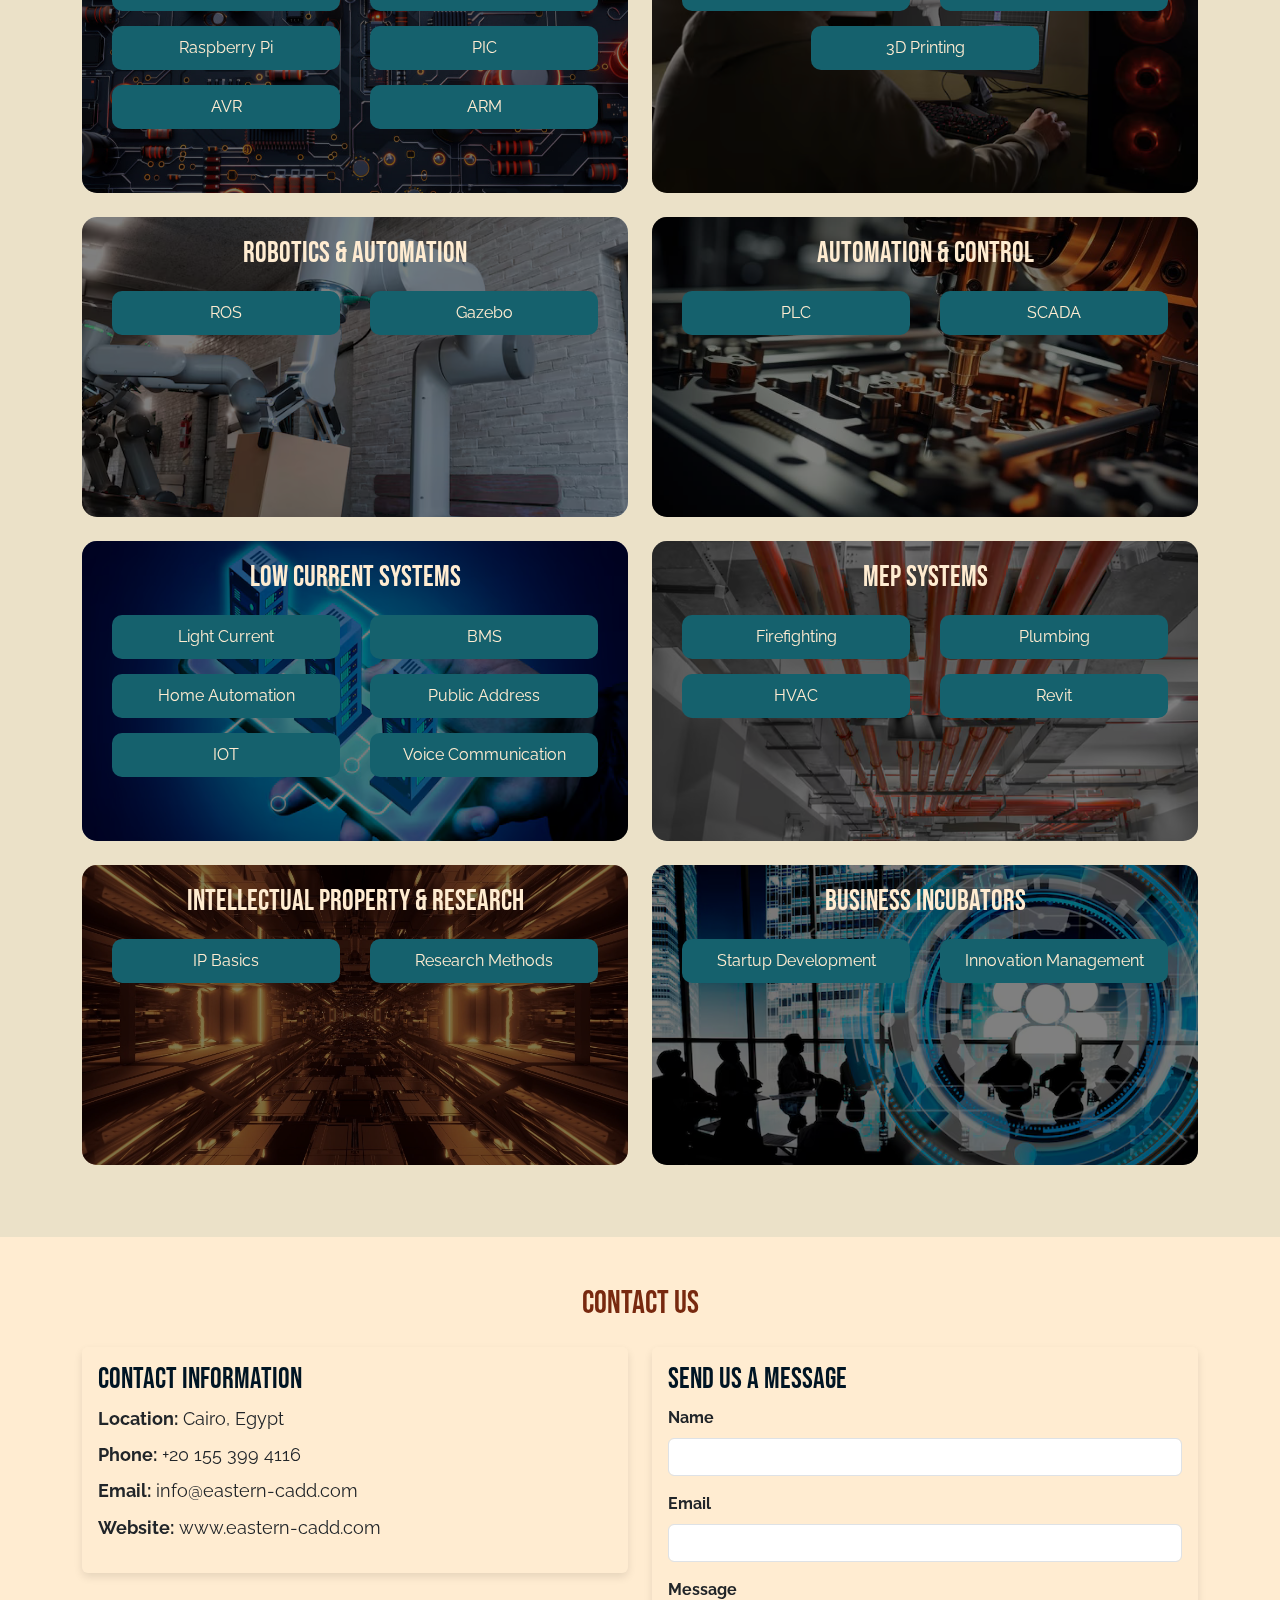
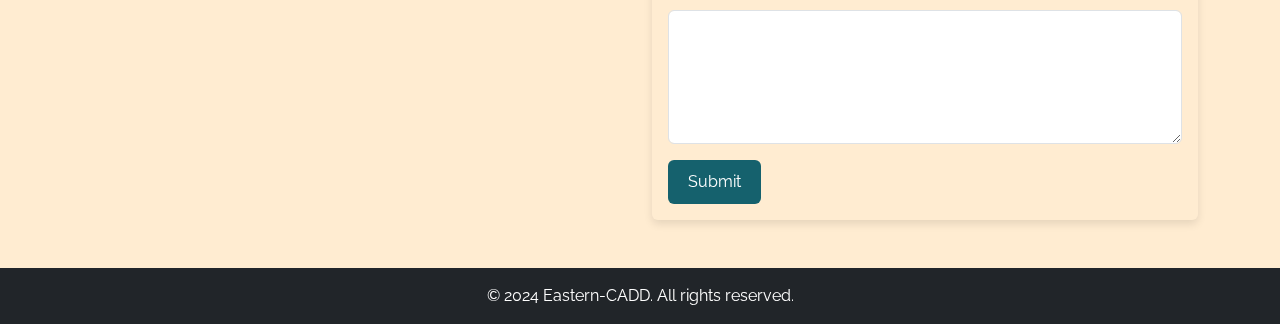
<file: courses.html>
<!DOCTYPE html>
<html lang="en" dir="ltr">
<head>
    <meta charset="UTF-8">
    <meta name="viewport" content="width=device-width, initial-scale=1.0">
    <title>Eastern-CADD - Courses</title>
    <link rel="icon" type="image/png" href="images/logo0.png">
    <!-- Favicon -->
    <link rel="icon" type="image/x-icon" href="favicon/favicon.ico">
    <link rel="apple-touch-icon" sizes="180x180" href="favicon/apple-touch-icon.png">
    <link rel="icon" type="image/png" sizes="32x32" href="favicon/favicon-32x32.png">
    <link rel="icon" type="image/png" sizes="16x16" href="favicon/favicon-16x16.png">
    <link rel="manifest" href="favicon/site.webmanifest">
    <!-- Bootstrap CSS -->
    <link href="https://cdn.jsdelivr.net/npm/bootstrap@5.3.0/dist/css/bootstrap.min.css" rel="stylesheet">
    <!-- Custom CSS -->
    <link href="https://fonts.googleapis.com/css2?family=Bebas+Neue&family=Raleway:wght@400;500;700&display=swap" rel="stylesheet">
    <link rel="stylesheet" href="styles.css">
</head>
<body>
    <div id="content-loading">
        <div class="spinner"></div>
        <p>جاري التحميل...</p>
    </div>

    <!-- Navigation Bar -->
    <nav class="navbar navbar-expand-lg navbar-dark">
        <div class="container-fluid">
            <a class="navbar-brand" href="index.html">
                <img src="images/logo.png" alt="Eastern-CADD Logo" width="200">
            </a>
            <button class="navbar-toggler" type="button" data-bs-toggle="collapse" data-bs-target="#navbarNav" aria-controls="navbarNav" aria-expanded="false" aria-label="Toggle navigation">
                <span class="navbar-toggler-icon"></span>
            </button>
            <div class="collapse navbar-collapse" id="navbarNav">
                <ul class="navbar-nav ms-auto">
                    <li class="nav-item"><a class="nav-link" href="index.html" data-lang="home">Home</a></li>
                    <li class="nav-item"><a class="nav-link" href="about.html" data-lang="about">About Us</a></li>
                    <li class="nav-item"><a class="nav-link" href="services.html" data-lang="services">Services</a></li>
                    <li class="nav-item"><a class="nav-link" href="courses.html" data-lang="courses">Courses</a></li>
                    <li class="nav-item"><a class="nav-link" href="contact.html" data-lang="contact">Contact</a></li>
                    <li class="nav-item"><a class="nav-link" href="login.html" data-lang="login">Login</a></li>
                </ul>
                <button id="theme-toggle" class="btn btn-outline-light ms-3">
                    <span class="icon">🌙</span>
                </button>
                <button id="language-toggle" class="btn btn-outline-light ms-3">
                    <span class="icon">AR</span>
                </button>
            </div>
        </div>
    </nav>

    <div id="watermark">
        <img src="images/logo0.png" alt="Eastern-CADD watermark" width="100%" height="100%">
    </div>

    <!-- Our Features of our courses Section -->
    <section id="coursesfeatures" class="py-5">
        <div class="container">
            <h2 class="text-center mb-4" data-lang="our-values">Features of our courses</h2>
            <div class="row">
                <div class="col-md-6">
                    <div class="card mb-4 shadow-sm">
                        <div class="card-body">
                            <h5 class="card-title" data-lang="practical-oriented">Practical-Oriented Training</h5>
                            <p class="card-text" data-lang="practical-oriented-text">
                                <ul>
                                    <li>All courses are designed to provide a
                                        hands-on learning experience, focusing
                                        more on practical application than
                                        theoretical knowledge.</li>
                                    <li> Practical projects are provided at the end
                                        of each course to ensure the application of
                                        what has been learned.</li>
                                </ul>
                            </p>
                        </div>
                    </div>
                </div>
                <div class="col-md-6">
                    <div class="card mb-4 shadow-sm">
                        <div class="card-body">
                            <h5 class="card-title" data-lang="tangible-tools">Tangible Tools and Equipment</h5>
                            <p class="card-text" data-lang="tangible-tools-text">
                                <ul>
                                    <li>Modern tools and software are used in
                                        training, such as:
                                        <ul type="circle">
                                            <li>3D Printers.</li>
                                            <li>Robots and Automated Systems.</li>
                                            <li>Microcontrollers (Arduino, AVR, PIC).</li>
                                            <li>Engineering Design Software (
                                                Inventor, SolidWorks, Fusion 360).</li>
                                        </ul>
                                    </li>
                                </ul>
                            </p>
                        </div>
                    </div>
                </div>
                <div class="col-md-6">
                    <div class="card mb-4 shadow-sm">
                        <div class="card-body">
                            <h5 class="card-title" data-lang="certified-courses">Certified Courses</h5>
                            <p class="card-text" data-lang="certified-courses-text">
                                <ul>
                                    <li> All courses offer certificates accredited by
                                        Eastern-CADD (licensed and accredited in
                                        the market).</li>
                                        <li>Training on the Latest Technologies:
                                            <ul type="circle">
                                                <li>Course content is continuously updated
                                                    to include the latest technologies and
                                                    trends in various fields.</li>
                                            </ul>
                                        </li>
                                </ul>
                            </p>
                        </div>
                    </div>
                </div>
                <div class="col-md-6">
                    <div class="card mb-4 shadow-sm">
                        <div class="card-body">
                            <h5 class="card-title" data-lang="prof-team">Professional Training Team</h5>
                            <p class="card-text" data-lang="prof-team-text">
                                <ul>
                                    <li>Training is conducted by a team of experts
                                        with extensive experience in their fields.
                                    </li>
                                </ul>
                            </p>
                        </div>
                    </div>
                </div>
            </div>
        </div>
    </section>

    <section id="courses" class="py-5 text-center sec-diff">
        <div class="container">
            <h2 class="display-5" data-lang="courses">our Courses</h2>
            <div class="row">
                <!-- Web Design Card -->
                <div class="col-md-6 mb-4">
                    <div class="card course-card" style="background-image: url('images/webdev.jpg');">
                        <div class="card-body">
                            <h5 class="card-title" data-lang="web-design">Web Design</h5>
                            <div class="course-options">
                                <button class="btn btn-primary" data-bs-toggle="modal" data-bs-target="#frontEndModal">Front End</button>
                                <button class="btn btn-secondary" data-bs-toggle="modal" data-bs-target="#backEndModal">Back End</button>
                            </div>
                        </div>
                    </div>
                </div>

                <!-- Mobile Development Card -->
                <div class="col-md-6 mb-4">
                    <div class="card course-card" style="background-image: url('images/mobiledev.jpg');">
                        <div class="card-body">
                            <h5 class="card-title" data-lang="mobile-dev">Mobile Development</h5>
                            <div class="course-options">
                                <button class="btn btn-primary" data-bs-toggle="modal" data-bs-target="#reactNativeModal">React Native</button>
                                <button class="btn btn-secondary" data-bs-toggle="modal" data-bs-target="#flutterModal">Flutter</button>
                            </div>
                        </div>
                    </div>
                </div>

                <!-- Desktop Development Card -->
                <div class="col-md-6 mb-4">
                    <div class="card course-card" style="background-image: url('images/desk-dev.jpg');">
                        <div class="card-body">
                            <h5 class="card-title" data-lang="mobile-dev">Desktop Development</h5>
                            <div class="course-options">
                                <button class="btn btn-primary" data-bs-toggle="modal" data-bs-target="#cModal">C</button>
                                <button class="btn btn-secondary" data-bs-toggle="modal" data-bs-target="#cppModal">C++</button>
                            </div>
                            <div class="course-options" style="margin-top: 15px;">
                                <button class="btn btn-primary" data-bs-toggle="modal" data-bs-target="#csModal">C#</button>
                                <button class="btn btn-secondary" data-bs-toggle="modal" data-bs-target="#pythonModal">Python</button>
                            </div>
                            <div class="course-options" style="margin-top: 15px;">
                                <button class="btn btn-primary" data-bs-toggle="modal" data-bs-target="#javaModal">Java</button>
                                <button class="btn btn-secondary" data-bs-toggle="modal" data-bs-target="#guiModal">GUI</button>
                            </div>
                        </div>
                    </div>
                </div>

                <!-- Electrical Systems Card -->
                <div class="col-md-6 mb-4">
                    <div class="card course-card" style="background-image: url('images/elecsys.jpg');">
                        <div class="card-body">
                            <h5 class="card-title" data-lang="electrical-systems">Electrical Systems</h5>
                            <div class="course-options">
                                <button class="btn btn-primary" data-bs-toggle="modal" data-bs-target="#basicElectricalModal">Basic Electrical</button>
                                <button class="btn btn-secondary" data-bs-toggle="modal" data-bs-target="#advancedElectricalModal">Advanced Electrical</button>
                            </div>
                        </div>
                    </div>
                </div>

                <!-- Embedded Systems Card -->
                <div class="col-md-6 mb-4">
                    <div class="card course-card" style="background-image: url('images/embedded.jpg');">
                        <div class="card-body">
                            <h5 class="card-title" data-lang="embedded-systems">Embedded Systems</h5>
                            <div class="course-options">
                                <button class="btn btn-primary" data-bs-toggle="modal" data-bs-target="#arduinoModal">Arduino</button>
                                <button class="btn btn-secondary" data-bs-toggle="modal" data-bs-target="#espModal">ESP</button>
                            </div>
                            <div class="course-options" style="margin-top: 15px;">
                                <button class="btn btn-primary" data-bs-toggle="modal" data-bs-target="#raspiModal">Raspberry Pi</button>
                                <button class="btn btn-secondary" data-bs-toggle="modal" data-bs-target="#picModal">PIC</button>
                            </div>
                            <div class="course-options" style="margin-top: 15px;">
                                <button class="btn btn-primary" data-bs-toggle="modal" data-bs-target="#avrModal">AVR</button>
                                <button class="btn btn-secondary" data-bs-toggle="modal" data-bs-target="#armModal">ARM</button>
                            </div>
                        </div>
                    </div>
                </div>

                <!-- Engineering Design Card -->
                <div class="col-md-6 mb-4">
                    <div class="card course-card" style="background-image: url('images/engdesign.avif');">
                        <div class="card-body">
                            <h5 class="card-title" data-lang="engineering-design">Engineering Design</h5>
                            <div class="course-options">
                                <button class="btn btn-primary" data-bs-toggle="modal" data-bs-target="#mech1Modal">Mechanical 1</button>
                                <button class="btn btn-secondary" data-bs-toggle="modal" data-bs-target="#mech2Modal">Mechanical 2</button>
                            </div>
                            <div class="course-options" style="margin-top: 15px;">
                                <button class="btn btn-primary" data-bs-toggle="modal" data-bs-target="#3dPrintingModal">3D Printing</button>
                            </div>
                        </div>
                    </div>
                </div>

                <!-- Robotics & Automation Card -->
                <div class="col-md-6 mb-4">
                    <div class="card course-card" style="background-image: url('images/robots.avif');">
                        <div class="card-body">
                            <h5 class="card-title" data-lang="robotics-automation">Robotics & Automation</h5>
                            <div class="course-options">
                                <button class="btn btn-primary" data-bs-toggle="modal" data-bs-target="#rosModal">ROS</button>
                                <button class="btn btn-secondary" data-bs-toggle="modal" data-bs-target="#gazeboModal">Gazebo</button>
                            </div>
                        </div>
                    </div>
                </div>

                <!-- Automation & Control Card -->
                <div class="col-md-6 mb-4">
                    <div class="card course-card" style="background-image: url('images/Automation.jpg');">
                        <div class="card-body">
                            <h5 class="card-title" data-lang="automation-control">Automation & Control</h5>
                            <div class="course-options">
                                <button class="btn btn-primary" data-bs-toggle="modal" data-bs-target="#plcModal">PLC</button>
                                <button class="btn btn-secondary" data-bs-toggle="modal" data-bs-target="#scadaModal">SCADA</button>
                            </div>
                        </div>
                    </div>
                </div>

                <!-- Low Current Systems Card -->
                <div class="col-md-6 mb-4">
                    <div class="card course-card" style="background-image: url('images/lowcurrent.avif');">
                        <div class="card-body">
                            <h5 class="card-title" data-lang="low-current-systems">Low Current Systems</h5>
                            <div class="course-options">
                                <button class="btn btn-primary" data-bs-toggle="modal" data-bs-target="#lightCurrentModal">Light Current</button>
                                <button class="btn btn-secondary" data-bs-toggle="modal" data-bs-target="#bmsModal">BMS</button>
                            </div>
                            <div class="course-options" style="margin-top: 15px;">
                                <button class="btn btn-primary" data-bs-toggle="modal" data-bs-target="#homeautoModal">Home Automation</button>
                                <button class="btn btn-secondary" data-bs-toggle="modal" data-bs-target="#publicaddModal">Public Address</button>
                            </div>
                            <div class="course-options" style="margin-top: 15px;">
                                <button class="btn btn-primary" data-bs-toggle="modal" data-bs-target="#iotModal">IOT</button>
                                <button class="btn btn-secondary" data-bs-toggle="modal" data-bs-target="#voicecomModal">Voice Communication</button>
                            </div>
                        </div>
                    </div>
                </div>

                <!-- MEP Systems Card -->
                <div class="col-md-6 mb-4">
                    <div class="card course-card" style="background-image: url('images/mep.avif');">
                        <div class="card-body">
                            <h5 class="card-title" data-lang="mep-systems">MEP Systems</h5>
                            <div class="course-options">
                                <button class="btn btn-primary" data-bs-toggle="modal" data-bs-target="#firefightingModal">Firefighting</button>
                                <button class="btn btn-secondary" data-bs-toggle="modal" data-bs-target="#plumbingModal">Plumbing</button>
                            </div>
                            <div class="course-options" style="margin-top: 15px;">
                                <button class="btn btn-primary" data-bs-toggle="modal" data-bs-target="#hvacModal">HVAC</button>
                                <button class="btn btn-secondary" data-bs-toggle="modal" data-bs-target="#revitModal">Revit</button>
                            </div>
                        </div>
                    </div>
                </div>

                <!-- Intellectual Property & Engineering Research Card -->
                <div class="col-md-6 mb-4">
                    <div class="card course-card" style="background-image: url('images/research.jpg');">
                        <div class="card-body">
                            <h5 class="card-title" data-lang="ip-research">Intellectual Property & Research</h5>
                            <div class="course-options">
                                <button class="btn btn-primary" data-bs-toggle="modal" data-bs-target="#ipModal">IP Basics</button>
                                <button class="btn btn-secondary" data-bs-toggle="modal" data-bs-target="#researchModal">Research Methods</button>
                            </div>
                        </div>
                    </div>
                </div>

                <!-- Business Incubators Card -->
                <div class="col-md-6 mb-4">
                    <div class="card course-card" style="background-image: url('images/business.avif');">
                        <div class="card-body">
                            <h5 class="card-title" data-lang="business-incubators">Business Incubators</h5>
                            <div class="course-options">
                                <button class="btn btn-primary" data-bs-toggle="modal" data-bs-target="#startupModal">Startup Development</button>
                                <button class="btn btn-secondary" data-bs-toggle="modal" data-bs-target="#innovationModal">Innovation Management</button>
                            </div>
                        </div>
                    </div>
                </div>
            </div>
        </div>
    </section>

    <!-- Front End Modal -->
    <div class="modal fade" id="frontEndModal" tabindex="-1" aria-labelledby="frontEndModalLabel" aria-hidden="true">
        <div class="modal-dialog modal-lg">
            <div class="modal-content">
                <div class="modal-header">
                    <h5 class="modal-title" id="frontEndModalLabel">Front End Development</h5>
                    <button type="button" class="btn-close" data-bs-dismiss="modal" aria-label="Close"></button>
                </div>
                <div class="modal-body">
                    <h6>Topics:</h6>
                    <ul>
                        <li>HTML5</li>
                        <li>CSS3</li>
                        <li>JavaScript</li>
                        <li>Bootstrap</li>
                    </ul>
                    <b>Duration: 36 hours</b>
                    <h6>Price: <span class="text-decoration-line-through btn btn-secondry">3600</span> 2500 EGP</h6>
                    <h6>Certificate: Certified by Eastern-CADD</h6>
                    <h6>Features:</h6>
                    <ul>
                        <li>Hands-on projects</li>
                        <li>Practical training</li>
                        <li>Certified instructors</li>
                    </ul>
                </div>
                <div class="modal-footer">
                    <button type="button" class="btn btn-secondary" data-bs-dismiss="modal">Close</button>
                    <button type="button" class="btn btn-primary" onclick="openLink()">Register</button>
                </div>
            </div>
        </div>
    </div>

    <!-- Back End Modal -->
    <div class="modal fade" id="backEndModal" tabindex="-1" aria-labelledby="backEndModalLabel" aria-hidden="true">
        <div class="modal-dialog modal-lg">
            <div class="modal-content">
                <div class="modal-header">
                    <h5 class="modal-title" id="backEndModalLabel">Back End Development</h5>
                    <button type="button" class="btn-close" data-bs-dismiss="modal" aria-label="Close"></button>
                </div>
                <div class="modal-body">
                    <h6>Topics:</h6>
                    <ul>
                        <li>PHP</li>
                        <li>MySQL</li>
                        <li>Node.js</li>
                        <li>APIs</li>
                    </ul>
                    <b>Duration: 48 hours</b>
                    <h6>Price: <span class="text-decoration-line-through btn btn-secondry">4800</span> 3300 EGP</h6>
                    <h6>Certificate: Certified by Eastern-CADD</h6>
                    <h6>Features:</h6>
                    <ul>
                        <li>Real-world projects</li>
                        <li>Database integration</li>
                        <li>Certified instructors</li>
                    </ul>
                </div>
                <div class="modal-footer">
                    <button type="button" class="btn btn-secondary" data-bs-dismiss="modal">Close</button>
                    <button type="button" class="btn btn-primary" onclick="openLink()">Register</button>
                </div>
            </div>
        </div>
    </div>

    <!-- React Native Modal -->
    <div class="modal fade" id="reactNativeModal" tabindex="-1" aria-labelledby="reactNativeModalLabel" aria-hidden="true">
        <div class="modal-dialog modal-lg">
            <div class="modal-content">
                <div class="modal-header">
                    <h5 class="modal-title" id="reactNativeModalLabel">React Native Development</h5>
                    <button type="button" class="btn-close" data-bs-dismiss="modal" aria-label="Close"></button>
                </div>
                <div class="modal-body">
                    <h6>Topics:</h6>
                    <ul>
                        <li>Introduction to React Native</li>
                        <li>Components and Props</li>
                        <li>State and Lifecycle</li>
                        <li>Navigation and Routing</li>
                        <li>API Integration</li>
                        <li>Debugging and Performance Optimization</li>
                    </ul>
                    <b>Duration: 40 hours</b>
                    <h6>Price: <span class="text-decoration-line-through btn btn-secondry">4000</span> 2700 EGP</h6>
                    <h6>Certificate: Certified by Eastern-CADD</h6>
                    <h6>Features:</h6>
                    <ul>
                        <li>Hands-on projects</li>
                        <li>Practical training</li>
                        <li>Certified instructors</li>
                    </ul>
                </div>
                <div class="modal-footer">
                    <button type="button" class="btn btn-secondary" data-bs-dismiss="modal">Close</button>
                    <button type="button" class="btn btn-primary" onclick="openLink()">Register</button>
                </div>
            </div>
        </div>
    </div>

    <!-- Flutter Modal -->
    <div class="modal fade" id="flutterModal" tabindex="-1" aria-labelledby="flutterModalLabel" aria-hidden="true">
        <div class="modal-dialog modal-lg">
            <div class="modal-content">
                <div class="modal-header">
                    <h5 class="modal-title" id="flutterModalLabel">Flutter Development</h5>
                    <button type="button" class="btn-close" data-bs-dismiss="modal" aria-label="Close"></button>
                </div>
                <div class="modal-body">
                    <h6>Topics:</h6>
                    <ul>
                        <li>Introduction to Flutter</li>
                        <li>Widgets and Layouts</li>
                        <li>State Management</li>
                        <li>Navigation and Routing</li>
                        <li>API Integration</li>
                        <li>Debugging and Performance Optimization</li>
                    </ul>
                    <b>Duration: 40 hours</b>
                    <h6>Price: <span class="text-decoration-line-through btn btn-secondry">4000</span> 2700 EGP</h6>
                    <h6>Certificate: Certified by Eastern-CADD</h6>
                    <h6>Features:</h6>
                    <ul>
                        <li>Hands-on projects</li>
                        <li>Practical training</li>
                        <li>Certified instructors</li>
                    </ul>
                </div>
                <div class="modal-footer">
                    <button type="button" class="btn btn-secondary" data-bs-dismiss="modal">Close</button>
                    <button type="button" class="btn btn-primary" onclick="openLink()">Register</button>
                </div>
            </div>
        </div>
    </div>

    <!-- C Modal -->
    <div class="modal fade" id="cModal" tabindex="-1" aria-labelledby="cModalLabel" aria-hidden="true">
        <div class="modal-dialog modal-lg">
            <div class="modal-content">
                <div class="modal-header">
                    <h5 class="modal-title" id="cModalLabel">C Programming</h5>
                    <button type="button" class="btn-close" data-bs-dismiss="modal" aria-label="Close"></button>
                </div>
                <div class="modal-body">
                    <h6>Topics:</h6>
                    <ul>
                        <li>Introduction to Programming with C</li>
                        <li>Programming Basics
                            <ul type="circle">
                                <li>Variables and Data Types</li>
                                <li>Arithmetic Operations and Control Flow</li>
                                <li>Conditional Statements and Loops</li>
                            </ul>
                        </li>
                        <li>Functions and Arrays
                            <ul type="circle">
                                <li>Defining and Using Functions</li>
                                <li>Working with Arrays</li>
                                <li>Pointers and Memory Management</li>
                            </ul>
                        </li>
                    </ul>
                    <b>Duration: 60 hours</b>
                    <h6>Price: <span class="text-decoration-line-through btn btn-secondry">6000</span> 4200 EGP</h6>
                    <h6>Certificate: Certified by Eastern-CADD</h6>
                    <h6>Features:</h6>
                    <ul>
                        <li>Hands-on projects</li>
                        <li>Practical training</li>
                        <li>Certified instructors</li>
                    </ul>
                </div>
                <div class="modal-footer">
                    <button type="button" class="btn btn-secondary" data-bs-dismiss="modal">Close</button>
                    <button type="button" class="btn btn-primary" onclick="openLink()">Register</button>
                </div>
            </div>
        </div>
    </div>

    <!-- CPP Modal -->
    <div class="modal fade" id="cppModal" tabindex="-1" aria-labelledby="cppModalLabel" aria-hidden="true">
        <div class="modal-dialog modal-lg">
            <div class="modal-content">
                <div class="modal-header">
                    <h5 class="modal-title" id="cppModalLabel">CPP/C++ Programming</h5>
                    <button type="button" class="btn-close" data-bs-dismiss="modal" aria-label="Close"></button>
                </div>
                <div class="modal-body">
                    <h6>Topics:</h6>
                    <ul>
                        <li>Introduction to Programming with C++</li>
                        <li>Programming Basics
                            <ul type="circle">
                                <li>Variables and Data Types</li>
                                <li>Arithmetic Operations and Control Flow</li>
                                <li>Conditional Statements and Loops</li>
                            </ul>
                        </li>
                        <li>Functions and Arrays
                            <ul type="circle">
                                <li>Defining and Using Functions</li>
                                <li>Working with Arrays</li>
                                <li>Pointers and Memory Management</li>
                            </ul>
                        </li>
                    </ul>
                    <b>Duration: 36 hours</b>
                    <h6>Price: <span class="text-decoration-line-through btn btn-secondry">3600</span> 2500 EGP</h6>
                    <h6>Certificate: Certified by Eastern-CADD</h6>
                    <h6>Features:</h6>
                    <ul>
                        <li>Hands-on projects</li>
                        <li>Practical training</li>
                        <li>Certified instructors</li>
                    </ul>
                </div>
                <div class="modal-footer">
                    <button type="button" class="btn btn-secondary" data-bs-dismiss="modal">Close</button>
                    <button type="button" class="btn btn-primary" onclick="openLink()">Register</button>
                </div>
            </div>
        </div>
    </div>

    <!-- C# Modal -->
    <div class="modal fade" id="csModal" tabindex="-1" aria-labelledby="csModalLabel" aria-hidden="true">
        <div class="modal-dialog modal-lg">
            <div class="modal-content">
                <div class="modal-header">
                    <h5 class="modal-title" id="csModalLabel">Csharp (C#/Cs) Programming</h5>
                    <button type="button" class="btn-close" data-bs-dismiss="modal" aria-label="Close"></button>
                </div>
                <div class="modal-body">
                    <h6>Topics:</h6>
                    <ul>
                        <li>Introduction to Programming with C#</li>
                        <li>Fundamental Concepts
                            <ul type="circle">
                                <li>Variables and Data Types</li>
                                <li>Arithmetic Operations and Control Flow</li>
                                <li>Conditional Statements and Loops</li>
                            </ul>
                        </li>
                        <li>Object-Oriented Programming (OOP)
                            <ul type="circle">
                                <li>Basic Concepts of OOP</li>
                                <li>Classes and Objects</li>
                                <li>Inheritance and Polymorphism</li>
                            </ul>
                        </li>
                    </ul>
                    <b>Duration: 36 hours</b>
                    <h6>Price: <span class="text-decoration-line-through btn btn-secondry">3600</span> 2500 EGP</h6>
                    <h6>Certificate: Certified by Eastern-CADD</h6>
                    <h6>Features:</h6>
                    <ul>
                        <li>Hands-on projects</li>
                        <li>Practical training</li>
                        <li>Certified instructors</li>
                    </ul>
                </div>
                <div class="modal-footer">
                    <button type="button" class="btn btn-secondary" data-bs-dismiss="modal">Close</button>
                    <button type="button" class="btn btn-primary" onclick="openLink()">Register</button>
                </div>
            </div>
        </div>
    </div>

    <!-- Java Modal -->
    <div class="modal fade" id="javaModal" tabindex="-1" aria-labelledby="javaModalLabel" aria-hidden="true">
        <div class="modal-dialog modal-lg">
            <div class="modal-content">
                <div class="modal-header">
                    <h5 class="modal-title" id="javaModalLabel">Java Programming</h5>
                    <button type="button" class="btn-close" data-bs-dismiss="modal" aria-label="Close"></button>
                </div>
                <div class="modal-body">
                    <h6>Topics:</h6>
                    <ul>
                        <li>Introduction to Programming with Java</li>
                        <li>Programming Basics
                            <ul type="circle">
                                <li>Variables and Data Types</li>
                                <li>Arithmetic Operations and Control Flow</li>
                                <li>Conditional Statements and Loops</li>
                            </ul>
                        </li>
                        <li>Object-Oriented Programming (OOP)
                            <ul type="circle">
                                <li>Basic Concepts of OOP</li>
                                <li>Classes and Objects</li>
                                <li>Inheritance and Polymorphism</li>
                            </ul>
                        </li>
                    </ul>
                    <b>Duration: 36 hours</b>
                    <h6>Price: <span class="text-decoration-line-through btn btn-secondry">3600</span> 2500 EGP</h6>
                    <h6>Certificate: Certified by Eastern-CADD</h6>
                    <h6>Features:</h6>
                    <ul>
                        <li>Hands-on projects</li>
                        <li>Practical training</li>
                        <li>Certified instructors</li>
                    </ul>
                </div>
                <div class="modal-footer">
                    <button type="button" class="btn btn-secondary" data-bs-dismiss="modal">Close</button>
                    <button type="button" class="btn btn-primary" onclick="openLink()">Register</button>
                </div>
            </div>
        </div>
    </div>

    <!-- Python Modal -->
    <div class="modal fade" id="pythonModal" tabindex="-1" aria-labelledby="pythonModalLabel" aria-hidden="true">
        <div class="modal-dialog modal-lg">
            <div class="modal-content">
                <div class="modal-header">
                    <h5 class="modal-title" id="pythonModalLabel">Python Programming</h5>
                    <button type="button" class="btn-close" data-bs-dismiss="modal" aria-label="Close"></button>
                </div>
                <div class="modal-body">
                    <h6>Topics:</h6>
                    <ul>
                        <li>Introduction to Programming with Python</li>
                        <li>Programming Basics
                            <ul type="circle">
                                <li>Variables and Data Types</li>
                                <li>Arithmetic Operations and Control Flow</li>
                                <li>Conditional Statements and Loops</li>
                            </ul>
                        </li>
                        <li>Data Handling
                            <ul type="circle">
                                <li>Working with Lists and Arrays</li>
                                <li>File Handling and Reading Data</li>
                                <li>Using Data Libraries like NumPy and Pandas</li>
                            </ul>
                        </li>
                    </ul>
                    <b>Duration: 36 hours</b>
                    <h6>Price: <span class="text-decoration-line-through btn btn-secondry">3600</span> 2500 EGP</h6>
                    <h6>Certificate: Certified by Eastern-CADD</h6>
                    <h6>Features:</h6>
                    <ul>
                        <li>Hands-on projects</li>
                        <li>Practical training</li>
                        <li>Certified instructors</li>
                    </ul>
                </div>
                <div class="modal-footer">
                    <button type="button" class="btn btn-secondary" data-bs-dismiss="modal">Close</button>
                    <button type="button" class="btn btn-primary" onclick="openLink()">Register</button>
                </div>
            </div>
        </div>
    </div>

    <!-- GUI Modal -->
    <div class="modal fade" id="guiModal" tabindex="-1" aria-labelledby="guiModalLabel" aria-hidden="true">
        <div class="modal-dialog modal-lg">
            <div class="modal-content">
                <div class="modal-header">
                    <h5 class="modal-title" id="guiModalLabel">GUI Development</h5>
                    <button type="button" class="btn-close" data-bs-dismiss="modal" aria-label="Close"></button>
                </div>
                <div class="modal-body">
                    <h6>Topics:</h6>
                    <p>Learn to create graphical user interfaces using various programming languages with a single 
                        comprehensive course. Choose your preferred language and dive into GUI development!</p>
                    <ul>
                        <li>C with GTK+</li>
                        <li>C++ with Qt</li>
                        <li>C# with Windows Forms</li>
                        <li>Java with Swing</li>
                        <li>Python with Tkinter</li>
                    </ul>
                    <b>Duration: 60 hours</b>
                    <h6>Price: <span class="text-decoration-line-through btn btn-secondry">6000</span> 4200 EGP</h6>
                    <h6>Certificate: Certified by Eastern-CADD</h6>
                    <h6>Features:</h6>
                    <ul>
                        <li>Hands-on projects</li>
                        <li>Practical training</li>
                        <li>Certified instructors</li>
                    </ul>
                </div>
                <div class="modal-footer">
                    <button type="button" class="btn btn-secondary" data-bs-dismiss="modal">Close</button>
                    <button type="button" class="btn btn-primary" onclick="openLink()">Register</button>
                </div>
            </div>
        </div>
    </div>

    <!-- Basic Electrical Modal -->
    <div class="modal fade" id="basicElectricalModal" tabindex="-1" aria-labelledby="basicElectricalModalLabel" aria-hidden="true">
        <div class="modal-dialog modal-lg">
            <div class="modal-content">
                <div class="modal-header">
                    <h5 class="modal-title" id="basicElectricalModalLabel">Basic Electrical Systems</h5>
                    <button type="button" class="btn-close" data-bs-dismiss="modal" aria-label="Close"></button>
                </div>
                <div class="modal-body">
                    <h6>Topics:</h6>
                    <ul>
                        <li>Introduction to Electrical Systems</li>
                        <li>Basic Circuit Analysis</li>
                        <li>Ohm's Law and Kirchhoff's Laws</li>
                        <li>AC and DC Circuits</li>
                        <li>Electrical Safety</li>
                        <li>Troubleshooting Electrical Systems</li>
                    </ul>
                    <b>Duration: 30 hours</b>
                    <h6>Price: <span class="text-decoration-line-through btn btn-secondry">3000</span> 2000 EGP</h6>
                    <h6>Certificate: Certified by Eastern-CADD</h6>
                    <h6>Features:</h6>
                    <ul>
                        <li>Hands-on projects</li>
                        <li>Practical training</li>
                        <li>Certified instructors</li>
                    </ul>
                </div>
                <div class="modal-footer">
                    <button type="button" class="btn btn-secondary" data-bs-dismiss="modal">Close</button>
                    <button type="button" class="btn btn-primary" onclick="openLink()">Register</button>
                </div>
            </div>
        </div>
    </div>

    <!-- Advanced Electrical Modal -->
    <div class="modal fade" id="advancedElectricalModal" tabindex="-1" aria-labelledby="advancedElectricalModalLabel" aria-hidden="true">
        <div class="modal-dialog modal-lg">
            <div class="modal-content">
                <div class="modal-header">
                    <h5 class="modal-title" id="advancedElectricalModalLabel">Advanced Electrical Systems</h5>
                    <button type="button" class="btn-close" data-bs-dismiss="modal" aria-label="Close"></button>
                </div>
                <div class="modal-body">
                    <h6>Topics:</h6>
                    <ul>
                        <li>Advanced Circuit Analysis</li>
                        <li>Power Systems and Distribution</li>
                        <li>Transformers and Motors</li>
                        <li>Control Systems</li>
                        <li>Renewable Energy Systems</li>
                        <li>Smart Grid Technology</li>
                    </ul>
                    <b>Duration: 40 hours</b>
                    <h6>Price: <span class="text-decoration-line-through btn btn-secondry">4000</span> 2700 EGP</h6>
                    <h6>Certificate: Certified by Eastern-CADD</h6>
                    <h6>Features:</h6>
                    <ul>
                        <li>Hands-on projects</li>
                        <li>Practical training</li>
                        <li>Certified instructors</li>
                    </ul>
                </div>
                <div class="modal-footer">
                    <button type="button" class="btn btn-secondary" data-bs-dismiss="modal">Close</button>
                    <button type="button" class="btn btn-primary" onclick="openLink()">Register</button>
                </div>
            </div>
        </div>
    </div>

    <!-- Arduino Modal -->
    <div class="modal fade" id="arduinoModal" tabindex="-1" aria-labelledby="arduinoModalLabel" aria-hidden="true">
        <div class="modal-dialog modal-lg">
            <div class="modal-content">
                <div class="modal-header">
                    <h5 class="modal-title" id="arduinoModalLabel">Arduino Basics</h5>
                    <button type="button" class="btn-close" data-bs-dismiss="modal" aria-label="Close"></button>
                </div>
                <div class="modal-body">
                    <h6>Topics:</h6>
                    <ul>
                        <li>Introduction to Arduino</li>
                        <li>Arduino IDE and Programming</li>
                        <li>Digital and Analog I/O</li>
                        <li>Sensors and Actuators</li>
                        <li>Communication Protocols (I2C, SPI, UART)</li>
                        <li>Basic Projects and Applications</li>
                    </ul>
                    <b>Duration: 36 hours</b>
                    <h6>Price: <span class="text-decoration-line-through btn btn-secondry">3600</span> 2500 EGP</h6>
                    <h6>Certificate: Certified by Eastern-CADD</h6>
                    <h6>Features:</h6>
                    <ul>
                        <li>Hands-on projects</li>
                        <li>Practical training</li>
                        <li>Certified instructors</li>
                    </ul>
                </div>
                <div class="modal-footer">
                    <button type="button" class="btn btn-secondary" data-bs-dismiss="modal">Close</button>
                    <button type="button" class="btn btn-primary" onclick="openLink()">Register</button>
                </div>
            </div>
        </div>
    </div>

    <!-- ESP Modal -->
    <div class="modal fade" id="espModal" tabindex="-1" aria-labelledby="espModalLabel" aria-hidden="true">
        <div class="modal-dialog modal-lg">
            <div class="modal-content">
                <div class="modal-header">
                    <h5 class="modal-title" id="espModalLabel">ESP (ESP8266/ESP32)</h5>
                    <button type="button" class="btn-close" data-bs-dismiss="modal" aria-label="Close"></button>
                </div>
                <div class="modal-body">
                    <h6>Topics:</h6>
                    <ul>
                        <li>Introduction to ESP Modules</li>
                        <li>Setting Up ESP8266/ESP32</li>
                        <li>Programming in Arduino IDE</li>
                        <li>Wi-Fi and IoT Applications</li>
                        <li>MQTT and Cloud Integration</li>
                        <li>Advanced Projects and Applications</li>
                    </ul>
                    <b>Duration: 40 hours</b>
                    <h6>Price: <span class="text-decoration-line-through btn btn-secondry">4000</span> 2700 EGP</h6>
                    <h6>Certificate: Certified by Eastern-CADD</h6>
                    <h6>Features:</h6>
                    <ul>
                        <li>Hands-on projects</li>
                        <li>Practical training</li>
                        <li>Certified instructors</li>
                    </ul>
                </div>
                <div class="modal-footer">
                    <button type="button" class="btn btn-secondary" data-bs-dismiss="modal">Close</button>
                    <button type="button" class="btn btn-primary" onclick="openLink()">Register</button>
                </div>
            </div>
        </div>
    </div>

    <!-- ROS Modal -->
    <div class="modal fade" id="rosModal" tabindex="-1" aria-labelledby="rosModalLabel" aria-hidden="true">
        <div class="modal-dialog modal-lg">
            <div class="modal-content">
                <div class="modal-header">
                    <h5 class="modal-title" id="rosModalLabel">ROS (Robot Operating System)</h5>
                    <button type="button" class="btn-close" data-bs-dismiss="modal" aria-label="Close"></button>
                </div>
                <div class="modal-body">
                    <h6>Topics:</h6>
                    <ul>
                        <li>Introduction to ROS</li>
                        <li>ROS Architecture and Core Concepts</li>
                        <li>ROS Nodes, Topics, and Messages</li>
                        <li>ROS Tools (RViz, Gazebo)</li>
                        <li>ROS for Robotics Applications</li>
                        <li>Advanced Projects and Applications</li>
                    </ul>
                    <b>Duration: 50 hours</b>
                    <h6>Price: <span class="text-decoration-line-through btn btn-secondry">5000</span> 3500 EGP</h6>
                    <h6>Certificate: Certified by Eastern-CADD</h6>
                    <h6>Features:</h6>
                    <ul>
                        <li>Hands-on projects</li>
                        <li>Practical training</li>
                        <li>Certified instructors</li>
                    </ul>
                </div>
                <div class="modal-footer">
                    <button type="button" class="btn btn-secondary" data-bs-dismiss="modal">Close</button>
                    <button type="button" class="btn btn-primary" onclick="openLink()">Register</button>
                </div>
            </div>
        </div>
    </div>

    <!-- Gazebo Modal -->
    <div class="modal fade" id="gazeboModal" tabindex="-1" aria-labelledby="gazeboModalLabel" aria-hidden="true">
        <div class="modal-dialog modal-lg">
            <div class="modal-content">
                <div class="modal-header">
                    <h5 class="modal-title" id="gazeboModalLabel">Gazebo Simulation</h5>
                    <button type="button" class="btn-close" data-bs-dismiss="modal" aria-label="Close"></button>
                </div>
                <div class="modal-body">
                    <h6>Topics:</h6>
                    <ul>
                        <li>Introduction to Gazebo</li>
                        <li>Setting Up Gazebo Environment</li>
                        <li>Creating and Simulating Robots</li>
                        <li>Sensors and Actuators in Gazebo</li>
                        <li>Integration with ROS</li>
                        <li>Advanced Simulation Projects</li>
                    </ul>
                    <b>Duration: 40 hours</b>
                    <h6>Price: <span class="text-decoration-line-through btn btn-secondry">4000</span> 2700 EGP</h6>
                    <h6>Certificate: Certified by Eastern-CADD</h6>
                    <h6>Features:</h6>
                    <ul>
                        <li>Hands-on projects</li>
                        <li>Practical training</li>
                        <li>Certified instructors</li>
                    </ul>
                </div>
                <div class="modal-footer">
                    <button type="button" class="btn btn-secondary" data-bs-dismiss="modal">Close</button>
                    <button type="button" class="btn btn-primary" onclick="openLink()">Register</button>
                </div>
            </div>
        </div>
    </div>

    <!-- IP Basics Modal -->
    <div class="modal fade" id="ipModal" tabindex="-1" aria-labelledby="ipModalLabel" aria-hidden="true">
        <div class="modal-dialog modal-lg">
            <div class="modal-content">
                <div class="modal-header">
                    <h5 class="modal-title" id="ipModalLabel">Intellectual Property Basics</h5>
                    <button type="button" class="btn-close" data-bs-dismiss="modal" aria-label="Close"></button>
                </div>
                <div class="modal-body">
                    <h6>Topics:</h6>
                    <ul>
                        <li>Introduction to Intellectual Property</li>
                        <li>Patents and Trademarks</li>
                        <li>Copyrights and Trade Secrets</li>
                        <li>IP Licensing and Agreements</li>
                        <li>IP Enforcement and Litigation</li>
                        <li>Case Studies and Best Practices</li>
                    </ul>
                    <b>Duration: 30 hours</b>
                    <h6>Price: <span class="text-decoration-line-through btn btn-secondry">3000</span> 2000 EGP</h6>
                    <h6>Certificate: Certified by Eastern-CADD</h6>
                    <h6>Features:</h6>
                    <ul>
                        <li>Hands-on projects</li>
                        <li>Practical training</li>
                        <li>Certified instructors</li>
                    </ul>
                </div>
                <div class="modal-footer">
                    <button type="button" class="btn btn-secondary" data-bs-dismiss="modal">Close</button>
                    <button type="button" class="btn btn-primary" onclick="openLink()">Register</button>
                </div>
            </div>
        </div>
    </div>

    <!-- Research Methods Modal -->
    <div class="modal fade" id="researchModal" tabindex="-1" aria-labelledby="researchModalLabel" aria-hidden="true">
        <div class="modal-dialog modal-lg">
            <div class="modal-content">
                <div class="modal-header">
                    <h5 class="modal-title" id="researchModalLabel">Engineering Research Methods</h5>
                    <button type="button" class="btn-close" data-bs-dismiss="modal" aria-label="Close"></button>
                </div>
                <div class="modal-body">
                    <h6>Topics:</h6>
                    <ul>
                        <li>Introduction to Research Methods</li>
                        <li>Literature Review and Research Design</li>
                        <li>Data Collection and Analysis</li>
                        <li>Research Ethics and Integrity</li>
                        <li>Writing Research Papers and Reports</li>
                        <li>Presenting Research Findings</li>
                    </ul>
                    <b>Duration: 40 hours</b>
                    <h6>Price: <span class="text-decoration-line-through btn btn-secondry">4000</span> 2700 EGP</h6>
                    <h6>Certificate: Certified by Eastern-CADD</h6>
                    <h6>Features:</h6>
                    <ul>
                        <li>Hands-on projects</li>
                        <li>Practical training</li>
                        <li>Certified instructors</li>
                    </ul>
                </div>
                <div class="modal-footer">
                    <button type="button" class="btn btn-secondary" data-bs-dismiss="modal">Close</button>
                    <button type="button" class="btn btn-primary" onclick="openLink()">Register</button>
                </div>
            </div>
        </div>
    </div>

    <!-- Mechanical 1 Modal -->
    <div class="modal fade" id="mech1Modal" tabindex="-1" aria-labelledby="autodeskModalLabel" aria-hidden="true">
        <div class="modal-dialog modal-lg">
            <div class="modal-content">
                <div class="modal-header">
                    <h5 class="modal-title" id="mech1Modal">Mechanical 1</h5>
                    <button type="button" class="btn-close" data-bs-dismiss="modal" aria-label="Close"></button>
                </div>
                <div class="modal-body">
                    <h6>Topics:</h6>
                    <ul>
                        <li>Introduction to Autodesk Inventor</li>
                        <li>User Interface and Basic Tools</li>
                        <li>Creating 2D Sketches and 3D Models</li>
                        <li>External Shape Design and Surface Modeling</li>
                        <li>Applying Loads and Stress Analysis</li>
                        <li>Simulation and Validation of Designs</li>
                    </ul>
                    <b>Duration: 40 hours</b>
                    <h6>Price: <span class="text-decoration-line-through btn btn-secondry">4000</span> 2700 EGP</h6>
                    <h6>Certificate: Certified by Eastern-CADD</h6>
                    <h6>Features:</h6>
                    <ul>
                        <li>Hands-on projects</li>
                        <li>Practical training</li>
                        <li>Certified instructors</li>
                    </ul>
                </div>
                <div class="modal-footer">
                    <button type="button" class="btn btn-secondary" data-bs-dismiss="modal">Close</button>
                    <button type="button" class="btn btn-primary" onclick="openLink()">Register</button>
                </div>
            </div>
        </div>
    </div>

    <!-- 3D Printing Modal -->
    <div class="modal fade" id="3dPrintingModal" tabindex="-1" aria-labelledby="3dPrintingModalLabel" aria-hidden="true">
        <div class="modal-dialog modal-lg">
            <div class="modal-content">
                <div class="modal-header">
                    <h5 class="modal-title" id="3dPrintingModalLabel">3D Printing Technology & Machine Operation</h5>
                    <button type="button" class="btn-close" data-bs-dismiss="modal" aria-label="Close"></button>
                </div>
                <div class="modal-body">
                    <h6>Topics:</h6>
                    <ul>
                        <li>Introduction to 3D Printing Technology</li>
                        <li>Types of 3D Printers and Materials</li>
                        <li>Designing for 3D Printing (CAD for 3D Printing)</li>
                        <li>Slicing Software and G-Code Generation</li>
                        <li>Operating and Maintaining 3D Printers</li>
                        <li>Advanced Applications and Troubleshooting</li>
                    </ul>
                    <b>Duration: 40 hours</b>
                    <h6>Price: <span class="text-decoration-line-through btn btn-secondry">4000</span> 2700 EGP</h6>
                    <h6>Certificate: Certified by Eastern-CADD</h6>
                    <h6>Features:</h6>
                    <ul>
                        <li>Hands-on projects</li>
                        <li>Practical training</li>
                        <li>Certified instructors</li>
                    </ul>
                </div>
                <div class="modal-footer">
                    <button type="button" class="btn btn-secondary" data-bs-dismiss="modal">Close</button>
                    <button type="button" class="btn btn-primary" onclick="openLink()">Register</button>
                </div>
            </div>
        </div>
    </div>

    <!-- PLC Modal -->
    <div class="modal fade" id="plcModal" tabindex="-1" aria-labelledby="plcModalLabel" aria-hidden="true">
        <div class="modal-dialog modal-lg">
            <div class="modal-content">
                <div class="modal-header">
                    <h5 class="modal-title" id="plcModalLabel">PLC (Programmable Logic Controller)</h5>
                    <button type="button" class="btn-close" data-bs-dismiss="modal" aria-label="Close"></button>
                </div>
                <div class="modal-body">
                    <h6>Topics:</h6>
                    <ul>
                        <li>Introduction to PLCs</li>
                        <li>PLC Hardware and Architecture</li>
                        <li>Ladder Logic Programming</li>
                        <li>Timers and Counters</li>
                        <li>Analog and Digital I/O Handling</li>
                        <li>Troubleshooting and Maintenance</li>
                    </ul>
                    <b>Duration: 40 hours</b>
                    <h6>Price: <span class="text-decoration-line-through btn btn-secondry">4000</span> 2700 EGP</h6>
                    <h6>Certificate: Certified by Eastern-CADD</h6>
                    <h6>Features:</h6>
                    <ul>
                        <li>Hands-on projects</li>
                        <li>Practical training</li>
                        <li>Certified instructors</li>
                    </ul>
                </div>
                <div class="modal-footer">
                    <button type="button" class="btn btn-secondary" data-bs-dismiss="modal">Close</button>
                    <button type="button" class="btn btn-primary" onclick="openLink()">Register</button>
                </div>
            </div>
        </div>
    </div>

    <!-- SCADA Modal -->
    <div class="modal fade" id="scadaModal" tabindex="-1" aria-labelledby="scadaModalLabel" aria-hidden="true">
        <div class="modal-dialog modal-lg">
            <div class="modal-content">
                <div class="modal-header">
                    <h5 class="modal-title" id="scadaModalLabel">SCADA (Supervisory Control & Data Acquisition)</h5>
                    <button type="button" class="btn-close" data-bs-dismiss="modal" aria-label="Close"></button>
                </div>
                <div class="modal-body">
                    <h6>Topics:</h6>
                    <ul>
                        <li>Introduction to SCADA Systems</li>
                        <li>SCADA Architecture and Components</li>
                        <li>Human-Machine Interface (HMI) Design</li>
                        <li>Data Acquisition and Monitoring</li>
                        <li>Communication Protocols (Modbus, DNP3, etc.)</li>
                        <li>Advanced SCADA Applications and Troubleshooting</li>
                    </ul>
                    <b>Duration: 40 hours</b>
                    <h6>Price: <span class="text-decoration-line-through btn btn-secondry">4000</span> 2700 EGP</h6>
                    <h6>Certificate: Certified by Eastern-CADD</h6>
                    <h6>Features:</h6>
                    <ul>
                        <li>Hands-on projects</li>
                        <li>Practical training</li>
                        <li>Certified instructors</li>
                    </ul>
                </div>
                <div class="modal-footer">
                    <button type="button" class="btn btn-secondary" data-bs-dismiss="modal">Close</button>
                    <button type="button" class="btn btn-primary" onclick="openLink()">Register</button>
                </div>
            </div>
        </div>
    </div>

    <!-- Light Current Modal -->
    <div class="modal fade" id="lightCurrentModal" tabindex="-1" aria-labelledby="lightCurrentModalLabel" aria-hidden="true">
        <div class="modal-dialog modal-lg">
            <div class="modal-content">
                <div class="modal-header">
                    <h5 class="modal-title" id="lightCurrentModalLabel">Light Current Systems</h5>
                    <button type="button" class="btn-close" data-bs-dismiss="modal" aria-label="Close"></button>
                </div>
                <div class="modal-body">
                    <h6>Topics:</h6>
                    <ul>
                        <li>Introduction to Light Current Systems</li>
                        <li>Fire Alarm Systems</li>
                        <li>CCTV and Surveillance Systems</li>
                        <li>Access Control Systems</li>
                        <li>Structured Cabling and Networking</li>
                        <li>Troubleshooting and Maintenance</li>
                    </ul>
                    <b>Duration: 60 hours</b>
                    <h6>Price: <span class="text-decoration-line-through btn btn-secondry">6000</span> 4200 EGP</h6>
                    <h6>Certificate: Certified by Eastern-CADD</h6>
                    <h6>Features:</h6>
                    <ul>
                        <li>Hands-on projects</li>
                        <li>Practical training</li>
                        <li>Certified instructors</li>
                    </ul>
                </div>
                <div class="modal-footer">
                    <button type="button" class="btn btn-secondary" data-bs-dismiss="modal">Close</button>
                    <button type="button" class="btn btn-primary" onclick="openLink()">Register</button>
                </div>
            </div>
        </div>
    </div>

    <!-- BMS Modal -->
    <div class="modal fade" id="bmsModal" tabindex="-1" aria-labelledby="bmsModalLabel" aria-hidden="true">
        <div class="modal-dialog modal-lg">
            <div class="modal-content">
                <div class="modal-header">
                    <h5 class="modal-title" id="bmsModalLabel">Building Management Systems (BMS)</h5>
                    <button type="button" class="btn-close" data-bs-dismiss="modal" aria-label="Close"></button>
                </div>
                <div class="modal-body">
                    <h6>Topics:</h6>
                    <ul>
                        <li>Introduction to BMS</li>
                        <li>HVAC Control Systems</li>
                        <li>Lighting Control Systems</li>
                        <li>Energy Management Systems</li>
                        <li>Integration with Other Systems</li>
                        <li>Troubleshooting and Maintenance</li>
                    </ul>
                    <b>Duration: 70 hours</b>
                    <h6>Price: <span class="text-decoration-line-through btn btn-secondry">7000</span> 4900 EGP</h6>
                    <h6>Certificate: Certified by Eastern-CADD</h6>
                    <h6>Features:</h6>
                    <ul>
                        <li>Hands-on projects</li>
                        <li>Practical training</li>
                        <li>Certified instructors</li>
                    </ul>
                </div>
                <div class="modal-footer">
                    <button type="button" class="btn btn-secondary" data-bs-dismiss="modal">Close</button>
                    <button type="button" class="btn btn-primary" onclick="openLink()">Register</button>
                </div>
            </div>
        </div>
    </div>

    <!-- Home Auto Modal -->
    <div class="modal fade" id="homeautoModal" tabindex="-1" aria-labelledby="homeautoModalLabel" aria-hidden="true">
        <div class="modal-dialog modal-lg">
            <div class="modal-content">
                <div class="modal-header">
                    <h5 class="modal-title" id="homeautoModalLabel"> Home Automation Systems</h5>
                    <button type="button" class="btn-close" data-bs-dismiss="modal" aria-label="Close"></button>
                </div>
                <div class="modal-body">
                    <h6>Topics:</h6>
                    <ul>
                        <li>Introduction to Home Automation</li>
                        <li>Smart Lighting and Appliances</li>
                        <li>Security and Surveillance Integration</li>
                        <li>Voice Control and IoT Devices</li>
                        <li>Energy Efficiency in Home Automation</li>
                        <li>Troubleshooting and Maintenance</li>
                    </ul>
                    <b>Duration: 40 hours</b>
                    <h6>Price: <span class="text-decoration-line-through btn btn-secondry">4000</span> 2700 EGP</h6>
                    <h6>Certificate: Certified by Eastern-CADD</h6>
                    <h6>Features:</h6>
                    <ul>
                        <li>Hands-on projects</li>
                        <li>Practical training</li>
                        <li>Certified instructors</li>
                    </ul>
                </div>
                <div class="modal-footer">
                    <button type="button" class="btn btn-secondary" data-bs-dismiss="modal">Close</button>
                    <button type="button" class="btn btn-primary" onclick="openLink()">Register</button>
                </div>
            </div>
        </div>
    </div>

    <!-- Pubic Address Modal -->
    <div class="modal fade" id="publicaddModal" tabindex="-1" aria-labelledby="publicaddModalLabel" aria-hidden="true">
        <div class="modal-dialog modal-lg">
            <div class="modal-content">
                <div class="modal-header">
                    <h5 class="modal-title" id="publicaddModalLabel"> Pubic Address</h5>
                    <button type="button" class="btn-close" data-bs-dismiss="modal" aria-label="Close"></button>
                </div>
                <div class="modal-body">
                    <h6>Topics:</h6>
                    <ul type="circle">
                        <li>Introduction to PA Systems</li>
                        <li>Components of PA Systems</li>
                        <li>Design and Installation</li>
                        <li>Integration with Other Systems</li>
                        <li>Troubleshooting and Maintenance</li>
                    </ul>
                    <b>Duration: 40 hours</b>
                    <h6>Price: <span class="text-decoration-line-through btn btn-secondry">4000</span> 2700 EGP</h6>
                    <h6>Certificate: Certified by Eastern-CADD</h6>
                    <h6>Features:</h6>
                    <ul type="circle">
                        <li>Hands-on projects</li>
                        <li>Practical training</li>
                        <li>Certified instructors</li>
                    </ul>
                </div>
                <div class="modal-footer">
                    <button type="button" class="btn btn-secondary" data-bs-dismiss="modal">Close</button>
                    <button type="button" class="btn btn-primary" onclick="openLink()">Register</button>
                </div>
            </div>
        </div>
    </div>

    <!-- Firefighting Modal -->
    <div class="modal fade" id="firefightingModal" tabindex="-1" aria-labelledby="firefightingModalLabel" aria-hidden="true">
        <div class="modal-dialog modal-lg">
            <div class="modal-content">
                <div class="modal-header">
                    <h5 class="modal-title" id="firefightingModalLabel">Firefighting Systems</h5>
                    <button type="button" class="btn-close" data-bs-dismiss="modal" aria-label="Close"></button>
                </div>
                <div class="modal-body">
                    <h6>Topics:</h6>
                    <ul>
                        <li>Introduction to Firefighting Systems</li>
                        <li>Components of Firefighting Systems</li>
                        <li>Design and Installation</li>
                        <li>Maintenance and Troubleshooting</li>
                        <li>Practical Projects</li>
                    </ul>
                    <b>Duration: 40 hours</b>
                    <h6>Price: <span class="text-decoration-line-through btn btn-secondry">4000</span> 2700 EGP</h6>
                    <h6>Certificate: Certified by Eastern-CADD</h6>
                    <h6>Features:</h6>
                    <ul>
                        <li>Hands-on projects</li>
                        <li>Practical training</li>
                        <li>Certified instructors</li>
                    </ul>
                </div>
                <div class="modal-footer">
                    <button type="button" class="btn btn-secondary" data-bs-dismiss="modal">Close</button>
                    <button type="button" class="btn btn-primary" onclick="openLink()">Register</button>
                </div>
            </div>
        </div>
    </div>

    <!-- Plumbing Modal -->
    <div class="modal fade" id="plumbingModal" tabindex="-1" aria-labelledby="plumbingModalLabel" aria-hidden="true">
        <div class="modal-dialog modal-lg">
            <div class="modal-content">
                <div class="modal-header">
                    <h5 class="modal-title" id="plumbingModalLabel">Plumbing Systems</h5>
                    <button type="button" class="btn-close" data-bs-dismiss="modal" aria-label="Close"></button>
                </div>
                <div class="modal-body">
                    <h6>Topics:</h6>
                    <ul>
                        <li>Introduction to Plumbing Systems</li>
                        <li>Components of Plumbing Systems</li>
                        <li>Design and Installation</li>
                        <li>Maintenance and Troubleshooting</li>
                        <li>Practical Projects</li>
                    </ul>
                    <b>Duration: 40 hours</b>
                    <h6>Price: <span class="text-decoration-line-through btn btn-secondry">4000</span> 2700 EGP</h6>
                    <h6>Certificate: Certified by Eastern-CADD</h6>
                    <h6>Features:</h6>
                    <ul>
                        <li>Hands-on projects</li>
                        <li>Practical training</li>
                        <li>Certified instructors</li>
                    </ul>
                </div>
                <div class="modal-footer">
                    <button type="button" class="btn btn-secondary" data-bs-dismiss="modal">Close</button>
                    <button type="button" class="btn btn-primary" onclick="openLink()">Register</button>
                </div>
            </div>
        </div>
    </div>

    <!-- Startup Development Modal -->
    <div class="modal fade" id="startupModal" tabindex="-1" aria-labelledby="startupModalLabel" aria-hidden="true">
        <div class="modal-dialog modal-lg">
            <div class="modal-content">
                <div class="modal-header">
                    <h5 class="modal-title" id="startupModalLabel">Startup Development</h5>
                    <button type="button" class="btn-close" data-bs-dismiss="modal" aria-label="Close"></button>
                </div>
                <div class="modal-body">
                    <h6>Topics:</h6>
                    <ul>
                        <li>Introduction to Startups</li>
                        <li>Business Model Canvas</li>
                        <li>Market Research and Validation</li>
                        <li>Funding and Investment</li>
                        <li>Legal and Regulatory Compliance</li>
                        <li>Scaling and Growth Strategies</li>
                    </ul>
                    <b>Duration: 30 hours</b>
                    <h6>Price: <span class="text-decoration-line-through btn btn-secondry">3000</span> 2000 EGP</h6>
                    <h6>Certificate: Certified by Eastern-CADD</h6>
                    <h6>Features:</h6>
                    <ul>
                        <li>Hands-on projects</li>
                        <li>Practical training</li>
                        <li>Certified instructors</li>
                    </ul>
                </div>
                <div class="modal-footer">
                    <button type="button" class="btn btn-secondary" data-bs-dismiss="modal">Close</button>
                    <button type="button" class="btn btn-primary" onclick="openLink()">Register</button>
                </div>
            </div>
        </div>
    </div>

    <!-- Innovation Management Modal -->
    <div class="modal fade" id="innovationModal" tabindex="-1" aria-labelledby="innovationModalLabel" aria-hidden="true">
        <div class="modal-dialog modal-lg">
            <div class="modal-content">
                <div class="modal-header">
                    <h5 class="modal-title" id="innovationModalLabel">Innovation Management</h5>
                    <button type="button" class="btn-close" data-bs-dismiss="modal" aria-label="Close"></button>
                </div>
                <div class="modal-body">
                    <h6>Topics:</h6>
                    <ul>
                        <li>Introduction to Innovation</li>
                        <li>Innovation Strategies and Models</li>
                        <li>Product Development and Lifecycle</li>
                        <li>Intellectual Property in Innovation</li>
                        <li>Innovation Ecosystems</li>
                        <li>Case Studies and Best Practices</li>
                    </ul>
                    <b>Duration: 40 hours</b>
                    <h6>Price: <span class="text-decoration-line-through btn btn-secondry">4000</span> 2700 EGP</h6>
                    <h6>Certificate: Certified by Eastern-CADD</h6>
                    <h6>Features:</h6>
                    <ul>
                        <li>Hands-on projects</li>
                        <li>Practical training</li>
                        <li>Certified instructors</li>
                    </ul>
                </div>
                <div class="modal-footer">
                    <button type="button" class="btn btn-secondary" data-bs-dismiss="modal">Close</button>
                    <button type="button" class="btn btn-primary" onclick="openLink()">Register</button>
                </div>
            </div>
        </div>
    </div>

    <!-- Contact Us Section -->
<section id="contact" class="py-5">
    <div class="container">
        <h2 class="text-center mb-4" data-lang="contact-us">Contact Us</h2>
        <div class="row">
            <!-- Contact Information -->
            <div class="col-md-6">
                <div class="card mb-4">
                    <div class="card-body">
                        <h5 class="card-title" data-lang="contact-info">Contact Information</h5>
                        <ul class="list-unstyled">
                            <li><strong data-lang="location">Location:</strong> Cairo, Egypt</li>
                            <li><strong data-lang="phone">Phone:</strong> +20 155 399 4116</li>
                            <li><strong data-lang="email">Email:</strong> info@eastern-cadd.com</li>
                            <li><strong data-lang="website">Website:</strong> www.eastern-cadd.com</li>
                        </ul>
                    </div>
                </div>
            </div>

            <!-- Contact Form -->
            <div class="col-md-6">
                <div class="card">
                    <div class="card-body">
                        <h5 class="card-title" data-lang="send-message">Send Us a Message</h5>
                        <form>
                            <div class="mb-3">
                                <label for="name" class="form-label" data-lang="name">Name</label>
                                <input type="text" class="form-control" id="name" required>
                            </div>
                            <div class="mb-3">
                                <label for="email" class="form-label" data-lang="email">Email</label>
                                <input type="email" class="form-control" id="email" required>
                            </div>
                            <div class="mb-3">
                                <label for="message" class="form-label" data-lang="message">Message</label>
                                <textarea class="form-control" id="message" rows="5" required></textarea>
                            </div>
                            <button type="submit" class="btn btn-primary" data-lang="submit">Submit</button>
                        </form>
                    </div>
                </div>
            </div>
        </div>
    </div>
</section>

    <footer class="bg-dark text-white text-center py-3">
        <p data-lang="footer">© 2024 Eastern-CADD. All rights reserved.</p>
    </footer>

    <script src="https://cdn.jsdelivr.net/npm/bootstrap@5.3.0/dist/js/bootstrap.bundle.min.js"></script>
    <script>
        function openLink() {
            // window.open("https://surveyheart.com/form/679cf9a1cbe0ea1cfec64cac", "_blank");
            window.location.href = "regform.html";
        }
    </script>
    <script>
        // تحميل الوضع المحفوظ عند فتح الصفحة
        document.addEventListener('DOMContentLoaded', () => {
            const savedTheme = localStorage.getItem('theme');
            const body = document.body;
            if (savedTheme === 'dark-mode') {
                body.classList.add('dark-mode');
            } else {
                body.classList.remove('dark-mode');
            }
        });
        // تحميل اللغة المحفوظة عند فتح الصفحة
    document.addEventListener('DOMContentLoaded', () => {
        const savedLanguage = localStorage.getItem('language');
        const htmlElement = document.documentElement;
        if (savedLanguage) {
            htmlElement.setAttribute('dir', savedLanguage === 'en' ? 'ltr' : 'rtl');
        }
    });
    </script>
    <script src="script.js"></script>
</body>
</html>
</file>
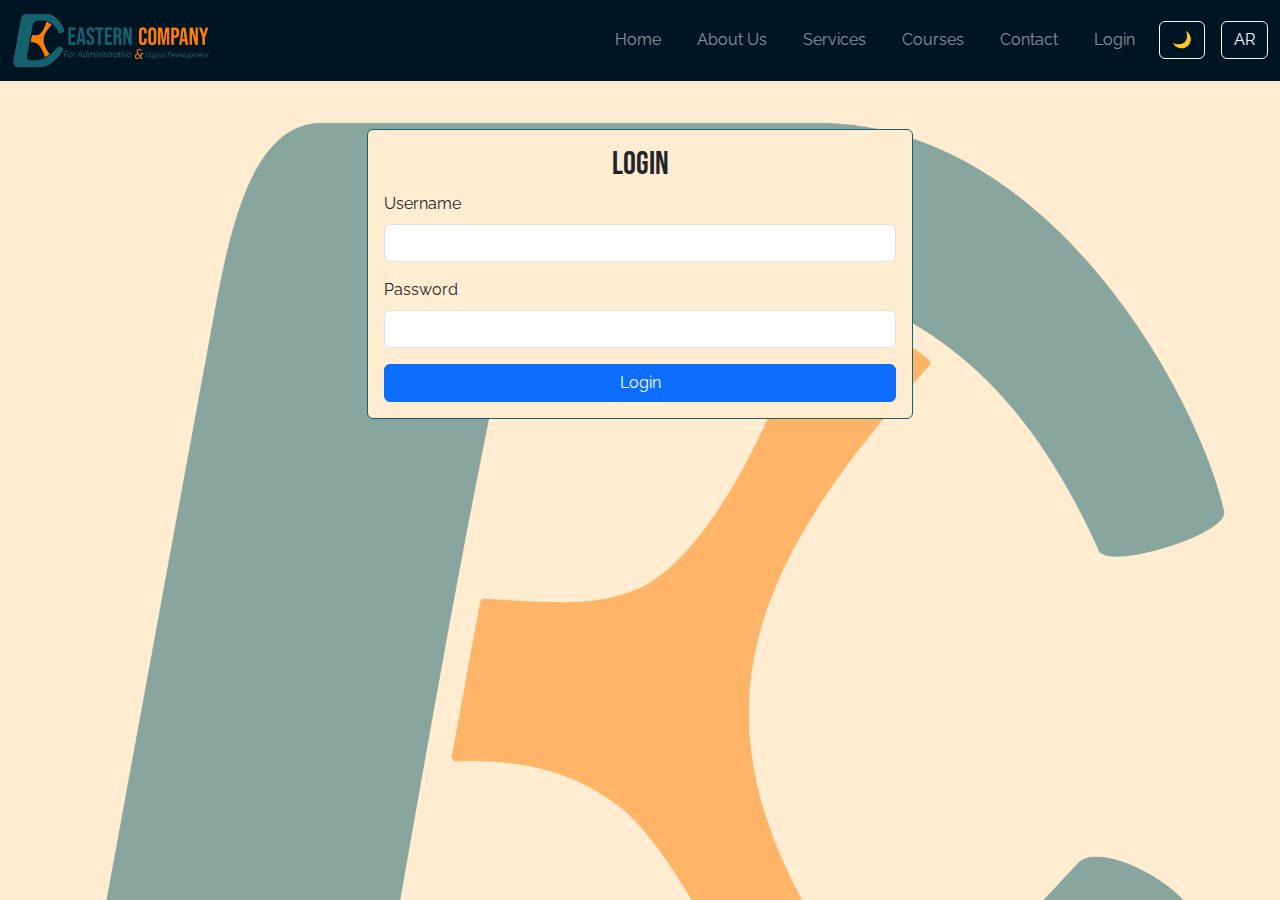
<file: dashboard.html>
<!DOCTYPE html>
<html lang="en" dir="ltr">
<head>
    <meta charset="UTF-8">
    <meta name="viewport" content="width=device-width, initial-scale=1.0">
    <title>Dashboard - Eastern-CADD</title>
    <link rel="icon" type="image/png" href="images/logo0.png">
    <!-- Favicon -->
    <link rel="icon" type="image/x-icon" href="favicon/favicon.ico">
    <link rel="apple-touch-icon" sizes="180x180" href="favicon/apple-touch-icon.png">
    <link rel="icon" type="image/png" sizes="32x32" href="favicon/favicon-32x32.png">
    <link rel="icon" type="image/png" sizes="16x16" href="favicon/favicon-16x16.png">
    <link rel="manifest" href="favicon/site.webmanifest">
    <!-- Bootstrap CSS -->
    <link href="https://cdn.jsdelivr.net/npm/bootstrap@5.3.0/dist/css/bootstrap.min.css" rel="stylesheet">
    <!-- Custom CSS -->
    <link href="https://fonts.googleapis.com/css2?family=Bebas+Neue&family=Raleway:wght@400;500;700&display=swap" rel="stylesheet">
    <link rel="stylesheet" href="styles.css">
</head>
<body>
    <!-- Loading Spinner -->
    <div id="content-loading">
        <div class="spinner"></div>
    </div>

    <!-- Navigation Bar -->
    <nav class="navbar navbar-expand-lg navbar-dark">
        <div class="container-fluid">
            <a class="navbar-brand" href="index.html">
                <img src="images/logo.png" alt="Eastern-CADD Logo" width="200">
            </a>
            <button class="navbar-toggler" type="button" data-bs-toggle="collapse" data-bs-target="#navbarNav" aria-controls="navbarNav" aria-expanded="false" aria-label="Toggle navigation">
                <span class="navbar-toggler-icon"></span>
            </button>
            <div class="collapse navbar-collapse" id="navbarNav">
                <ul class="navbar-nav ms-auto">
                    <li class="nav-item"><a class="nav-link" href="index.html" data-lang="home">Home</a></li>
                    <li class="nav-item"><a class="nav-link" href="about.html" data-lang="about">About Us</a></li>
                    <li class="nav-item"><a class="nav-link" href="services.html" data-lang="services">Services</a></li>
                    <li class="nav-item"><a class="nav-link" href="courses.html" data-lang="courses">Courses</a></li>
                    <li class="nav-item"><a class="nav-link" href="contact.html" data-lang="contact">Contact</a></li>
                    <li class="nav-item"><a class="nav-link" href="login.html" data-lang="login">Login</a></li>
                </ul>
                <button id="theme-toggle" class="btn btn-outline-light ms-3">
                    <span class="icon">🌙</span>
                </button>
                <button id="language-toggle" class="btn btn-outline-light ms-3">
                    <span class="icon">AR</span>
                </button>
            </div>
        </div>
    </nav>

    <!-- Dashboard Navigation -->
    <nav class="navbar navbar-expand-lg navbar-dark bg-dark">
        <div class="container-fluid">
            <a class="navbar-brand" href="dashboard.html">Dashboard</a>
            <button class="navbar-toggler" type="button" data-bs-toggle="collapse" data-bs-target="#navbarNav" aria-controls="navbarNav" aria-expanded="false" aria-label="Toggle navigation">
                <span class="navbar-toggler-icon"></span>
            </button>
            <div class="collapse navbar-collapse" id="navbarNav">
                <ul class="navbar-nav ms-auto">
                    <li class="nav-item"><a class="nav-link" href="index.html">Home</a></li>
                    <li class="nav-item"><a class="nav-link" href="logout.html">Logout</a></li>
                </ul>
            </div>
        </div>
    </nav>

    <!-- Dashboard Content -->
    <section id="dashboard" class="py-5">
        <div class="container">
            <h2 class="text-center mb-4">Dashboard</h2>
            <div class="row">
                <div class="col-md-4">
                    <div class="card">
                        <div class="card-body">
                            <h5 class="card-title">Manage Courses</h5>
                            <p class="card-text">Add, edit, or delete courses.</p>
                            <a href="manage-courses.html" class="btn btn-primary">Go to Courses</a>
                        </div>
                    </div>
                </div>
                <div class="col-md-4">
                    <div class="card">
                        <div class="card-body">
                            <h5 class="card-title">Manage Services</h5>
                            <p class="card-text">Add, edit, or delete services.</p>
                            <a href="manage-services.html" class="btn btn-primary">Go to Services</a>
                        </div>
                    </div>
                </div>
                <div class="col-md-4">
                    <div class="card">
                        <div class="card-body">
                            <h5 class="card-title">Manage Users</h5>
                            <p class="card-text">Add, edit, or delete users.</p>
                            <a href="manage-users.html" class="btn btn-primary">Go to Users</a>
                        </div>
                    </div>
                </div>
            </div>
        </div>
    </section>

    <script src="https://cdn.jsdelivr.net/npm/bootstrap@5.3.0/dist/js/bootstrap.bundle.min.js"></script>
    <script>
        // Hide loading screen when page is fully loaded
        window.addEventListener('load', () => {
            document.getElementById('loading-screen').style.display = 'none';
        });

        // Check if user is logged in
        if (localStorage.getItem('isLoggedIn') !== 'true') {
            window.location.href = 'login.html';
        }
    </script>
</body>
</html>
</file>
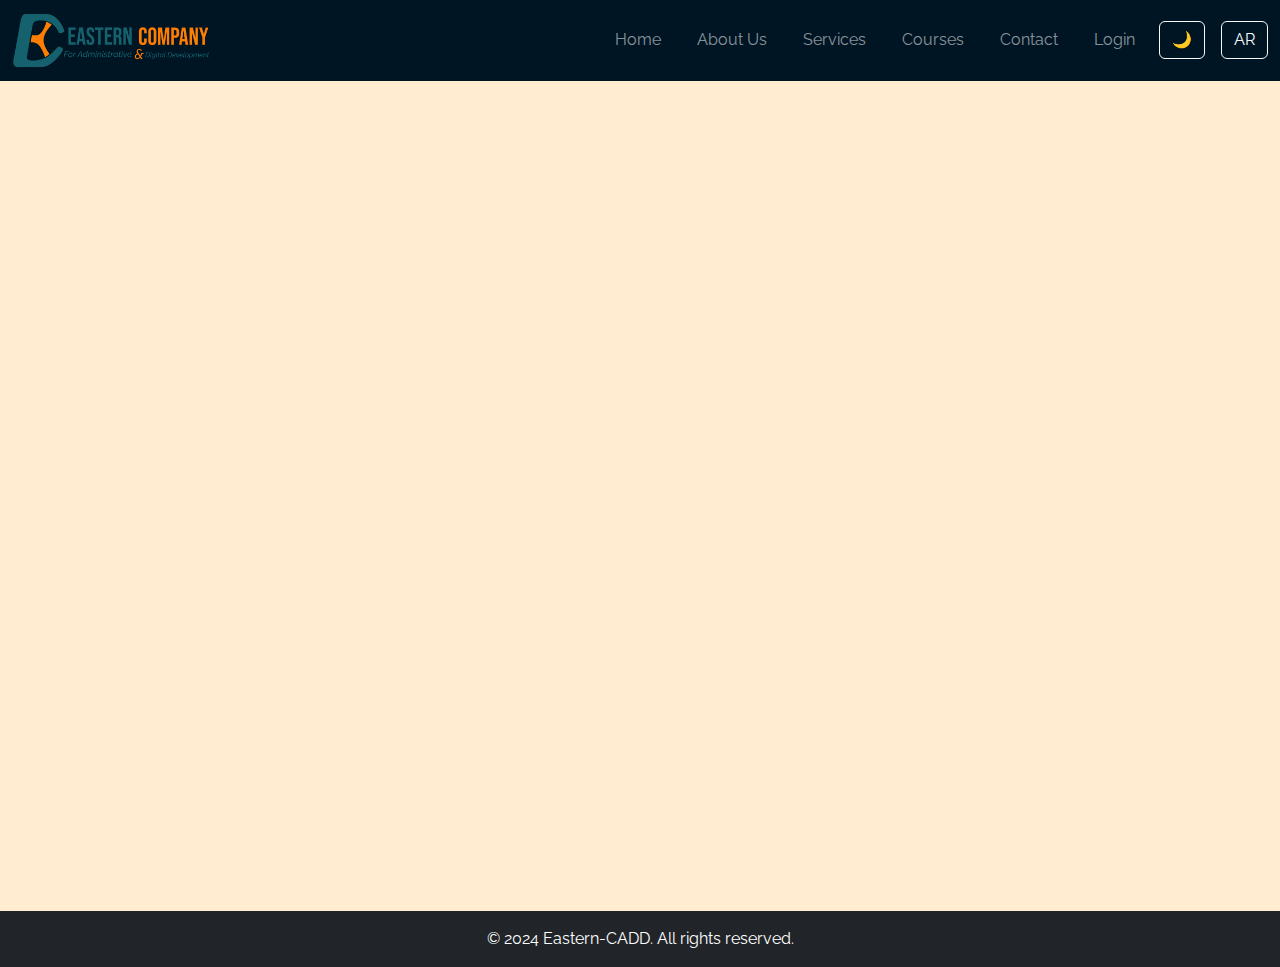
<file: elgezera.html>
<!DOCTYPE html>
<html lang="en" dir="ltr">
<head>
    <meta charset="UTF-8">
    <meta name="viewport" content="width=device-width, initial-scale=1.0">
    <title>Eastern-CADD</title>
    <link rel="icon" type="image/png" href="images/logo0.png">
    <!-- Favicon -->
    <link rel="icon" type="image/x-icon" href="favicon/favicon.ico">
    <link rel="apple-touch-icon" sizes="180x180" href="favicon/apple-touch-icon.png">
    <link rel="icon" type="image/png" sizes="32x32" href="favicon/favicon-32x32.png">
    <link rel="icon" type="image/png" sizes="16x16" href="favicon/favicon-16x16.png">
    <link rel="manifest" href="favicon/site.webmanifest">
    <!-- Bootstrap CSS -->
    <link href="https://cdn.jsdelivr.net/npm/bootstrap@5.3.0/dist/css/bootstrap.min.css" rel="stylesheet">
    <!-- Custom CSS -->
    <link href="https://fonts.googleapis.com/css2?family=Bebas+Neue&family=Raleway:wght@400;500;700&display=swap" rel="stylesheet">
    <link rel="stylesheet" href="styles.css">
</head>
<body>
    <!-- Navigation Bar -->
    <nav class="navbar navbar-expand-lg navbar-dark">
        <div class="container-fluid">
            <a class="navbar-brand" href="index.html">
                <img src="images/logo.png" alt="Eastern-CADD Logo" width="200">
            </a>
            <button class="navbar-toggler" type="button" data-bs-toggle="collapse" data-bs-target="#navbarNav" aria-controls="navbarNav" aria-expanded="false" aria-label="Toggle navigation">
                <span class="navbar-toggler-icon"></span>
            </button>
            <div class="collapse navbar-collapse" id="navbarNav">
                <ul class="navbar-nav ms-auto">
                    <li class="nav-item"><a class="nav-link" href="index.html" data-lang="home">Home</a></li>
                    <li class="nav-item"><a class="nav-link" href="about.html" data-lang="about">About Us</a></li>
                    <li class="nav-item"><a class="nav-link" href="services.html" data-lang="services">Services</a></li>
                    <li class="nav-item"><a class="nav-link" href="courses.html" data-lang="courses">Courses</a></li>
                    <li class="nav-item"><a class="nav-link" href="contact.html" data-lang="contact">Contact</a></li>
                    <li class="nav-item"><a class="nav-link" href="login.html" data-lang="login">Login</a></li>
                </ul>
                <button id="theme-toggle" class="btn btn-outline-light ms-3">
                    <span class="icon">🌙</span>
                </button>
                <button id="language-toggle" class="btn btn-outline-light ms-3">
                    <span class="icon">AR</span>
                </button>
            </div>
        </div>
    </nav>

    <!-- Main Content -->
    <main class="container-fluid">
        <div class="row justify-content-center">
            <div class="col-12 col-md-10 col-lg-8">
                <div class="iframe-container">
                    <div class="loading-spinner"></div>
                    <iframe class="regform" src="https://surveyheart.com/form/679ce568ea7bdb6850b3a20f" onload="hideSpinner()"></iframe>
                </div>
            </div>
        </div>
    </main>

    <!-- Footer -->
    <footer class="bg-dark text-white text-center py-3">
        <p data-lang="footer">© 2024 Eastern-CADD. All rights reserved.</p>
    </footer>

    <!-- Bootstrap JS -->
    <script src="https://cdn.jsdelivr.net/npm/bootstrap@5.3.0/dist/js/bootstrap.bundle.min.js"></script>
    <!-- Custom JS -->
    <script>
        // تحميل الوضع المحفوظ عند فتح الصفحة
        document.addEventListener('DOMContentLoaded', () => {
            const savedTheme = localStorage.getItem('theme');
            const body = document.body;
            if (savedTheme === 'dark-mode') {
                body.classList.add('dark-mode');
            } else {
                body.classList.remove('dark-mode');
            }
        });

        // تحميل اللغة المحفوظة عند فتح الصفحة
        document.addEventListener('DOMContentLoaded', () => {
            const savedLanguage = localStorage.getItem('language');
            const htmlElement = document.documentElement;
            if (savedLanguage) {
                htmlElement.setAttribute('dir', savedLanguage === 'en' ? 'ltr' : 'rtl');
            }
        });

        // إخفاء مؤشر التحميل عند تحميل الـ iframe
        function hideSpinner() {
            const spinner = document.querySelector('.loading-spinner');
            const iframe = document.querySelector('.regform');
            if (spinner) spinner.style.display = 'none';
            if (iframe) iframe.classList.add('loaded');
        }
    </script>
    <script src="script.js"></script>
</body>
</html>
</file>
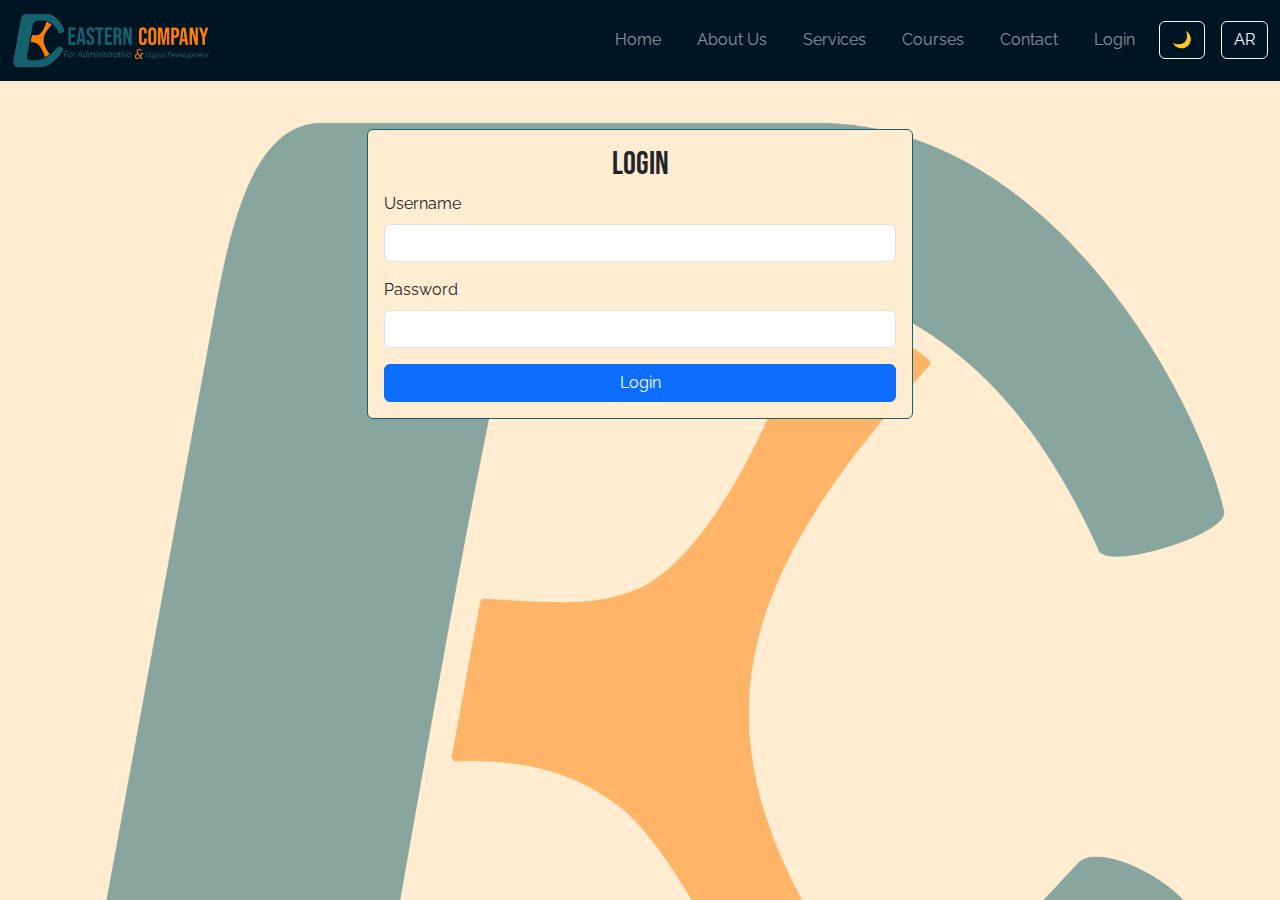
<file: login.html>
<!DOCTYPE html>
<html lang="en" dir="ltr">
<head>
    <meta charset="UTF-8">
    <meta name="viewport" content="width=device-width, initial-scale=1.0">
    <title>Login - Eastern-CADD</title>
    <link rel="icon" type="image/png" href="images/logo0.png">
    <!-- Favicon -->
    <link rel="icon" type="image/x-icon" href="favicon/favicon.ico">
    <link rel="apple-touch-icon" sizes="180x180" href="favicon/apple-touch-icon.png">
    <link rel="icon" type="image/png" sizes="32x32" href="favicon/favicon-32x32.png">
    <link rel="icon" type="image/png" sizes="16x16" href="favicon/favicon-16x16.png">
    <link rel="manifest" href="favicon/site.webmanifest">
    <!-- Bootstrap CSS -->
    <link href="https://cdn.jsdelivr.net/npm/bootstrap@5.3.0/dist/css/bootstrap.min.css" rel="stylesheet">
    <!-- Custom CSS -->
    <link href="https://fonts.googleapis.com/css2?family=Bebas+Neue&family=Raleway:wght@400;500;700&display=swap" rel="stylesheet">
    <link rel="stylesheet" href="styles.css">
</head>
<body>
    <!-- Navigation Bar -->
    <nav class="navbar navbar-expand-lg navbar-dark">
        <div class="container-fluid">
            <a class="navbar-brand" href="index.html">
                <img src="images/logo.png" alt="Eastern-CADD Logo" width="200">
            </a>
            <button class="navbar-toggler" type="button" data-bs-toggle="collapse" data-bs-target="#navbarNav" aria-controls="navbarNav" aria-expanded="false" aria-label="Toggle navigation">
                <span class="navbar-toggler-icon"></span>
            </button>
            <div class="collapse navbar-collapse" id="navbarNav">
                <ul class="navbar-nav ms-auto">
                    <li class="nav-item"><a class="nav-link" href="index.html" data-lang="home">Home</a></li>
                    <li class="nav-item"><a class="nav-link" href="about.html" data-lang="about">About Us</a></li>
                    <li class="nav-item"><a class="nav-link" href="services.html" data-lang="services">Services</a></li>
                    <li class="nav-item"><a class="nav-link" href="courses.html" data-lang="courses">Courses</a></li>
                    <li class="nav-item"><a class="nav-link" href="contact.html" data-lang="contact">Contact</a></li>
                    <li class="nav-item"><a class="nav-link" href="login.html" data-lang="login">Login</a></li>
                </ul>
                <button id="theme-toggle" class="btn btn-outline-light ms-3">
                    <span class="icon">🌙</span>
                </button>
                <button id="language-toggle" class="btn btn-outline-light ms-3">
                    <span class="icon">AR</span>
                </button>
            </div>
        </div>
    </nav>

    <div id="watermark">
        <img src="images/logo0.png" alt="Eastern-CADD watermark" width="100%" height="100%">
    </div>

    <!-- Login Form -->
    <section id="login" class="py-5">
        <div class="container">
            <div class="row justify-content-center">
                <div class="col-md-6">
                    <div class="card">
                        <div class="card-body">
                            <h2 class="card-title text-center" data-lang="login">Login</h2>
                            <form id="login-form">
                                <div class="mb-3">
                                    <label for="username" class="form-label" data-lang="username">Username</label>
                                    <input type="text" class="form-control" id="username" required>
                                </div>
                                <div class="mb-3">
                                    <label for="password" class="form-label" data-lang="password">Password</label>
                                    <input type="password" class="form-control" id="password" required>
                                </div>
                                <button type="submit" class="btn btn-primary w-100" data-lang="login">Login</button>
                            </form>
                        </div>
                    </div>
                </div>
            </div>
        </div>
    </section>

    <script src="https://cdn.jsdelivr.net/npm/bootstrap@5.3.0/dist/js/bootstrap.bundle.min.js"></script>
    <script>
        // Hide loading screen when page is fully loaded
        window.addEventListener('load', () => {
            document.getElementById('loading-screen').style.display = 'none';
        });

        // Login Form Submission
        document.getElementById('login-form').addEventListener('submit', function(event) {
            event.preventDefault();
            const username = document.getElementById('username').value;
            const password = document.getElementById('password').value;

            // Simulate login (replace with actual authentication logic)
            if (username === "admin" && password === "admin123") {
                localStorage.setItem('isLoggedIn', 'true');
                window.location.href = 'dashboard.html';
            } else {
                alert('Invalid username or password');
            }
        });
    </script>
</body>
</html>
</file>
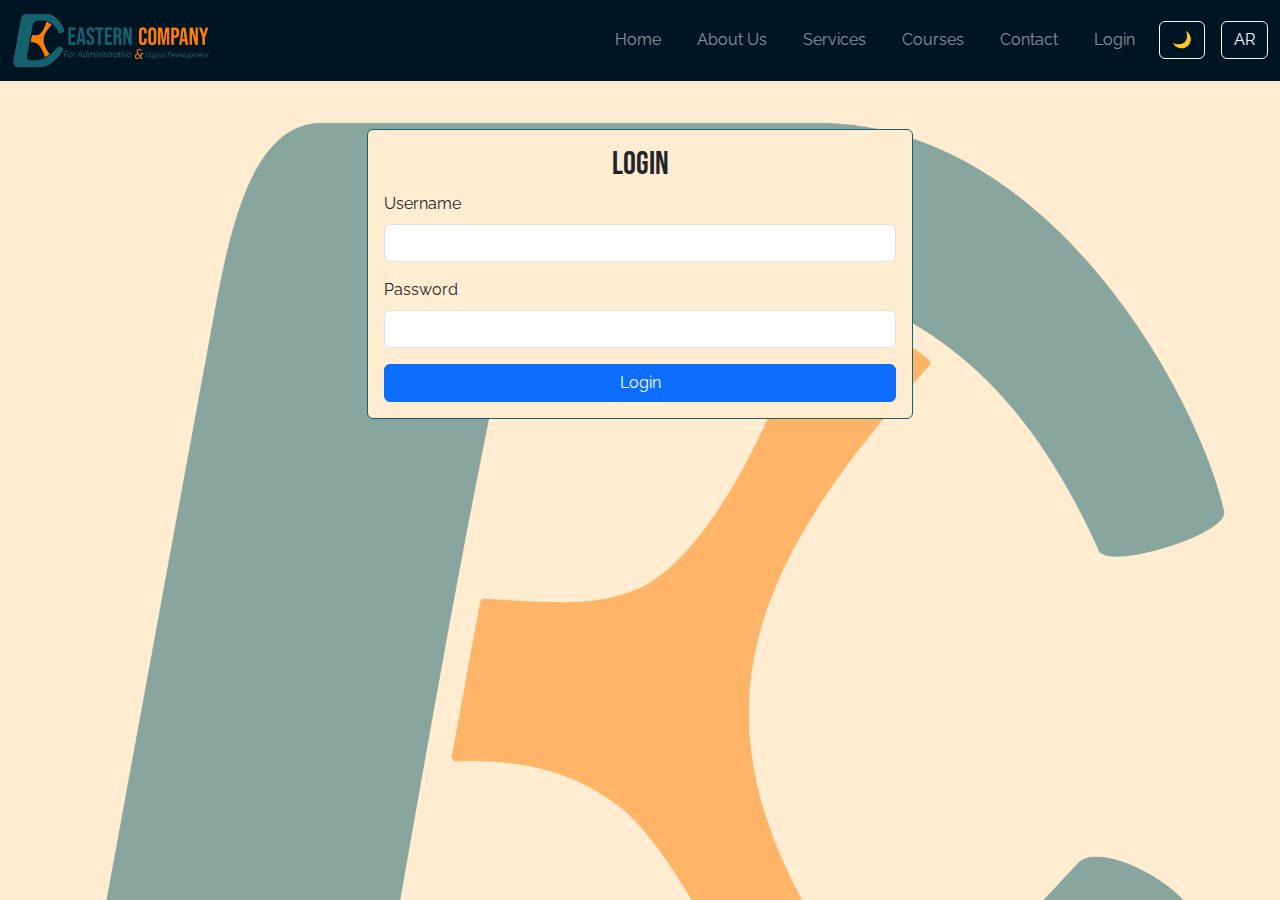
<file: logout.html>
<!DOCTYPE html>
<html lang="en" dir="ltr">
<head>
    <meta charset="UTF-8">
    <meta name="viewport" content="width=device-width, initial-scale=1.0">
    <title>Logout - Eastern-CADD</title>
    <link rel="icon" type="image/png" href="images/logo0.png">
    <!-- Favicon -->
    <link rel="icon" type="image/x-icon" href="favicon/favicon.ico">
    <link rel="apple-touch-icon" sizes="180x180" href="favicon/apple-touch-icon.png">
    <link rel="icon" type="image/png" sizes="32x32" href="favicon/favicon-32x32.png">
    <link rel="icon" type="image/png" sizes="16x16" href="favicon/favicon-16x16.png">
    <link rel="manifest" href="favicon/site.webmanifest">
    <!-- Bootstrap CSS -->
    <link href="https://cdn.jsdelivr.net/npm/bootstrap@5.3.0/dist/css/bootstrap.min.css" rel="stylesheet">
    <!-- Custom CSS -->
    <link href="https://fonts.googleapis.com/css2?family=Bebas+Neue&family=Raleway:wght@400;500;700&display=swap" rel="stylesheet">
    <link rel="stylesheet" href="styles.css">
</head>
<body>
    <script>
        // Logout logic
        localStorage.removeItem('isLoggedIn');
        window.location.href = 'login.html';
    </script>
</body>
</html>
</file>
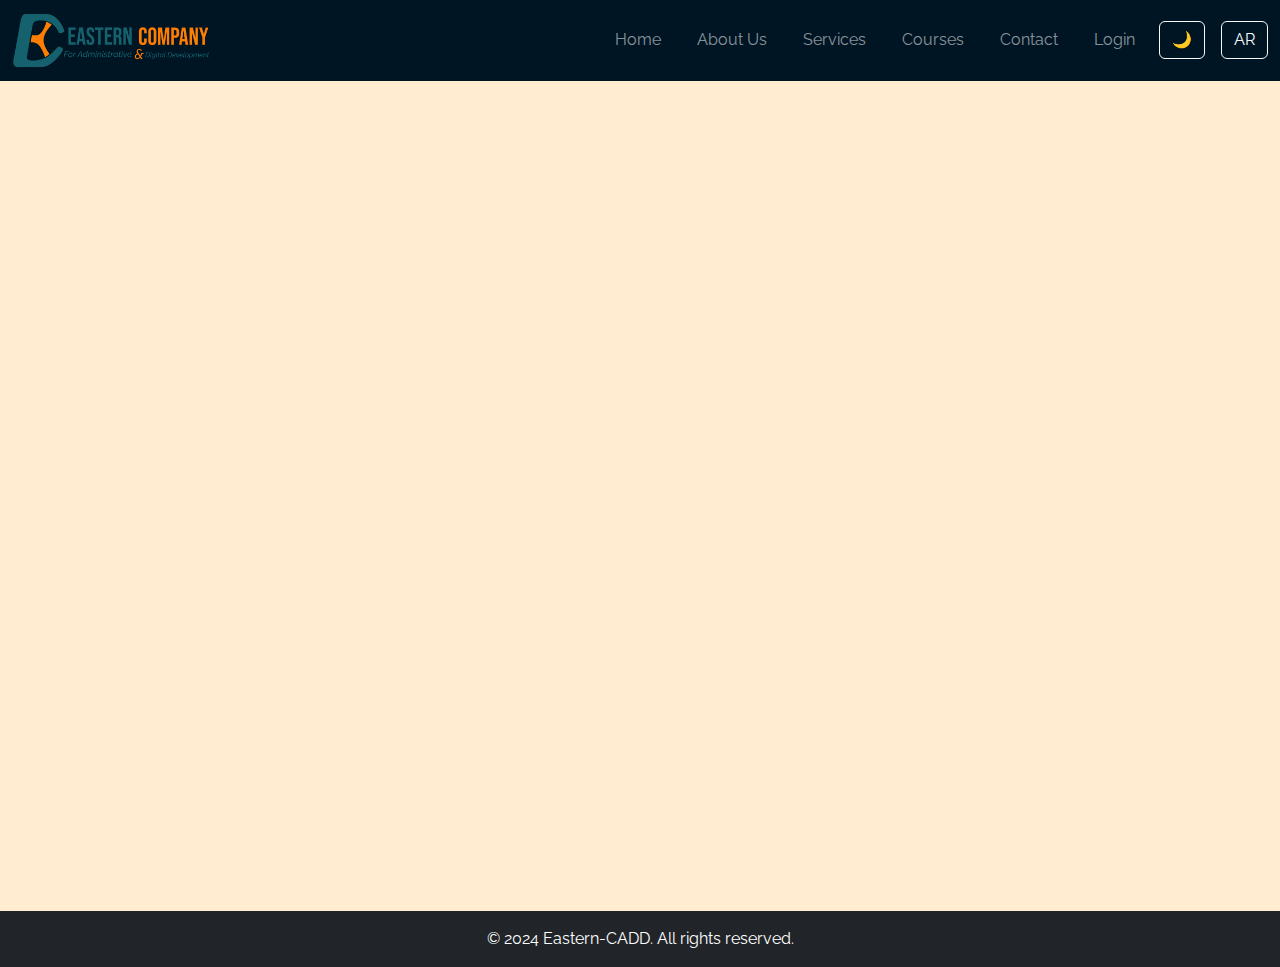
<file: regform.html>
<!DOCTYPE html>
<html lang="en" dir="ltr">
<head>
    <meta charset="UTF-8">
    <meta name="viewport" content="width=device-width, initial-scale=1.0">
    <title>Eastern-CADD</title>
    <link rel="icon" type="image/png" href="images/logo0.png">
    <!-- Favicon -->
    <link rel="icon" type="image/x-icon" href="favicon/favicon.ico">
    <link rel="apple-touch-icon" sizes="180x180" href="favicon/apple-touch-icon.png">
    <link rel="icon" type="image/png" sizes="32x32" href="favicon/favicon-32x32.png">
    <link rel="icon" type="image/png" sizes="16x16" href="favicon/favicon-16x16.png">
    <link rel="manifest" href="favicon/site.webmanifest">
    <!-- Bootstrap CSS -->
    <link href="https://cdn.jsdelivr.net/npm/bootstrap@5.3.0/dist/css/bootstrap.min.css" rel="stylesheet">
    <!-- Custom CSS -->
    <link href="https://fonts.googleapis.com/css2?family=Bebas+Neue&family=Raleway:wght@400;500;700&display=swap" rel="stylesheet">
    <link rel="stylesheet" href="styles.css">
</head>
<body>
    <!-- Navigation Bar -->
    <nav class="navbar navbar-expand-lg navbar-dark">
        <div class="container-fluid">
            <a class="navbar-brand" href="index.html">
                <img src="images/logo.png" alt="Eastern-CADD Logo" width="200">
            </a>
            <button class="navbar-toggler" type="button" data-bs-toggle="collapse" data-bs-target="#navbarNav" aria-controls="navbarNav" aria-expanded="false" aria-label="Toggle navigation">
                <span class="navbar-toggler-icon"></span>
            </button>
            <div class="collapse navbar-collapse" id="navbarNav">
                <ul class="navbar-nav ms-auto">
                    <li class="nav-item"><a class="nav-link" href="index.html" data-lang="home">Home</a></li>
                    <li class="nav-item"><a class="nav-link" href="about.html" data-lang="about">About Us</a></li>
                    <li class="nav-item"><a class="nav-link" href="services.html" data-lang="services">Services</a></li>
                    <li class="nav-item"><a class="nav-link" href="courses.html" data-lang="courses">Courses</a></li>
                    <li class="nav-item"><a class="nav-link" href="contact.html" data-lang="contact">Contact</a></li>
                    <li class="nav-item"><a class="nav-link" href="login.html" data-lang="login">Login</a></li>
                </ul>
                <button id="theme-toggle" class="btn btn-outline-light ms-3">
                    <span class="icon">🌙</span>
                </button>
                <button id="language-toggle" class="btn btn-outline-light ms-3">
                    <span class="icon">AR</span>
                </button>
            </div>
        </div>
    </nav>

    <!-- Main Content -->
    <main class="container-fluid">
        <div class="row justify-content-center">
            <div class="col-12 col-md-10 col-lg-8">
                <div class="iframe-container">
                    <div class="loading-spinner"></div>
                    <iframe class="regform" src="https://surveyheart.com/form/679cf9a1cbe0ea1cfec64cac" onload="hideSpinner()"></iframe>
                </div>
            </div>
        </div>
    </main>

    <!-- Footer -->
    <footer class="bg-dark text-white text-center py-3">
        <p data-lang="footer">© 2024 Eastern-CADD. All rights reserved.</p>
    </footer>

    <!-- Bootstrap JS -->
    <script src="https://cdn.jsdelivr.net/npm/bootstrap@5.3.0/dist/js/bootstrap.bundle.min.js"></script>
    <!-- Custom JS -->
    <script>
        // تحميل الوضع المحفوظ عند فتح الصفحة
        document.addEventListener('DOMContentLoaded', () => {
            const savedTheme = localStorage.getItem('theme');
            const body = document.body;
            if (savedTheme === 'dark-mode') {
                body.classList.add('dark-mode');
            } else {
                body.classList.remove('dark-mode');
            }
        });

        // تحميل اللغة المحفوظة عند فتح الصفحة
        document.addEventListener('DOMContentLoaded', () => {
            const savedLanguage = localStorage.getItem('language');
            const htmlElement = document.documentElement;
            if (savedLanguage) {
                htmlElement.setAttribute('dir', savedLanguage === 'en' ? 'ltr' : 'rtl');
            }
        });

        // إخفاء مؤشر التحميل عند تحميل الـ iframe
        function hideSpinner() {
            const spinner = document.querySelector('.loading-spinner');
            const iframe = document.querySelector('.regform');
            if (spinner) spinner.style.display = 'none';
            if (iframe) iframe.classList.add('loaded');
        }
    </script>
    <script src="script.js"></script>
</body>
</html>
</file>
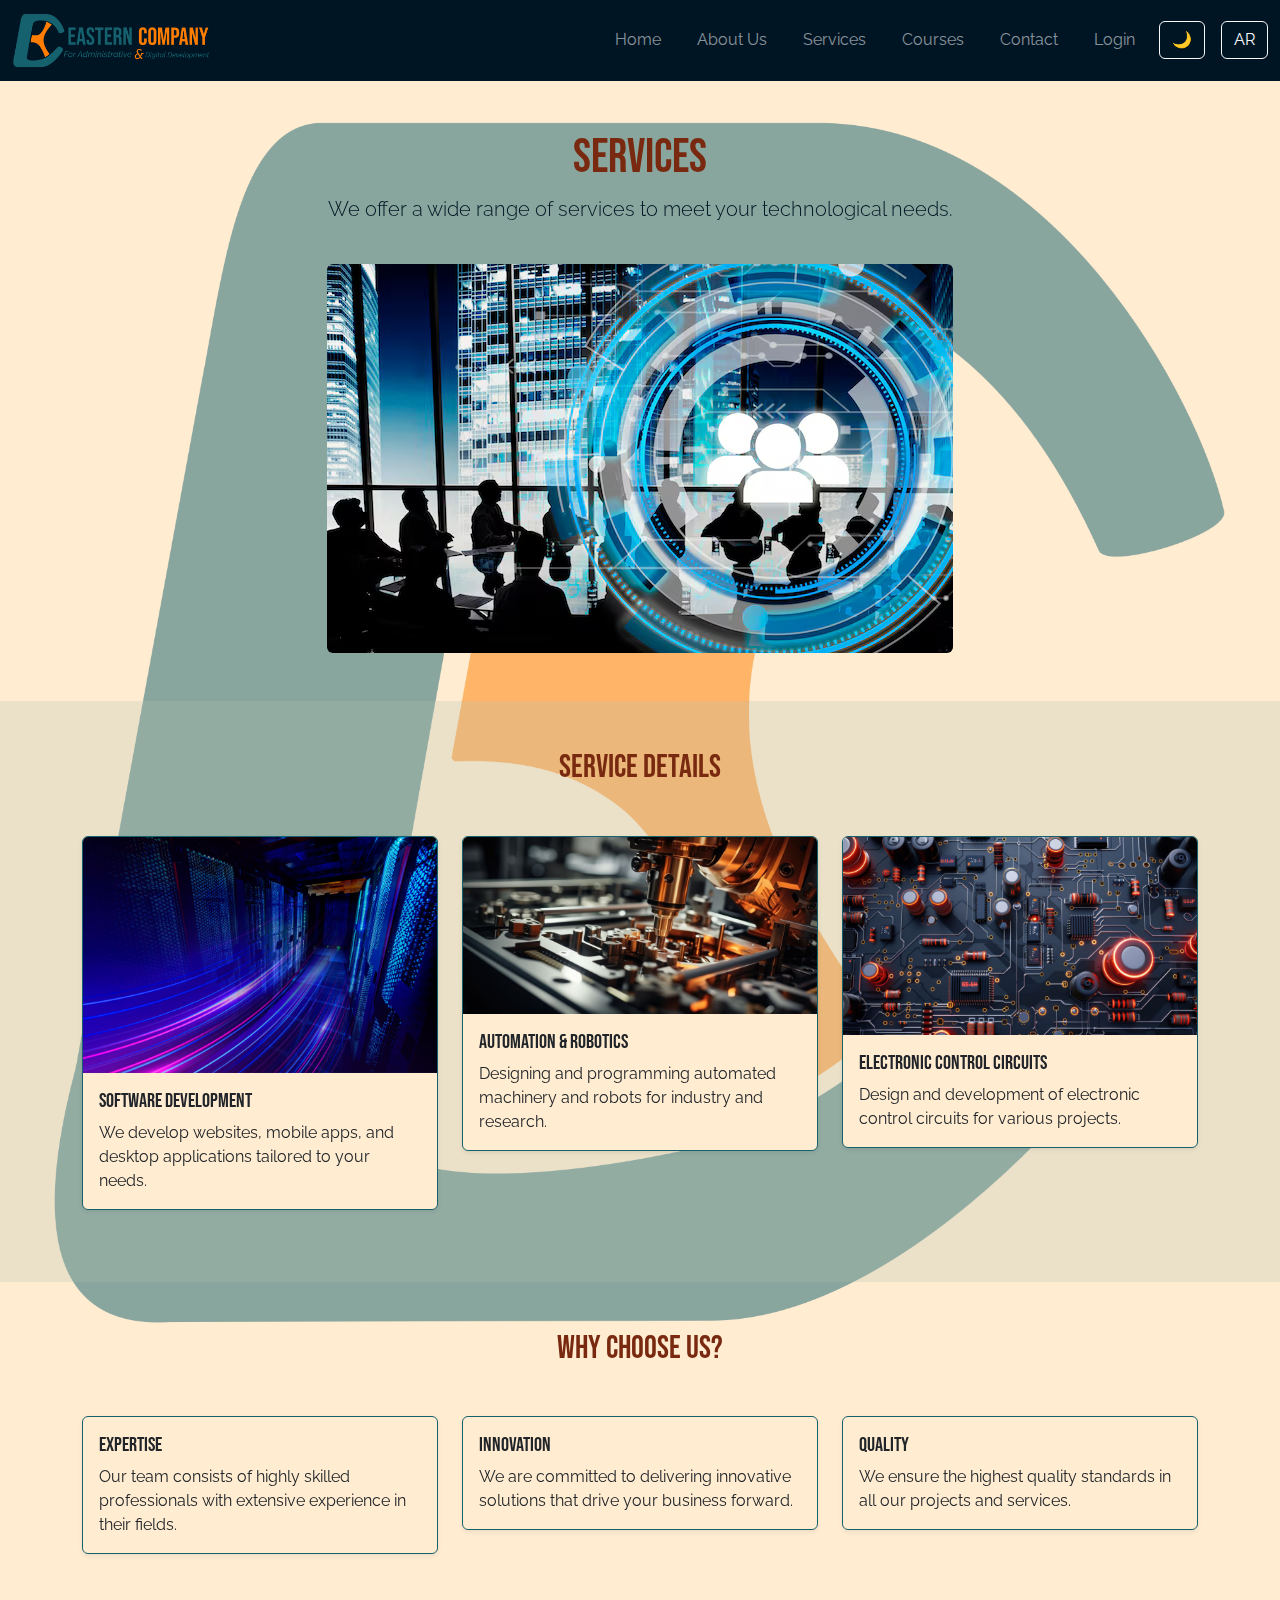
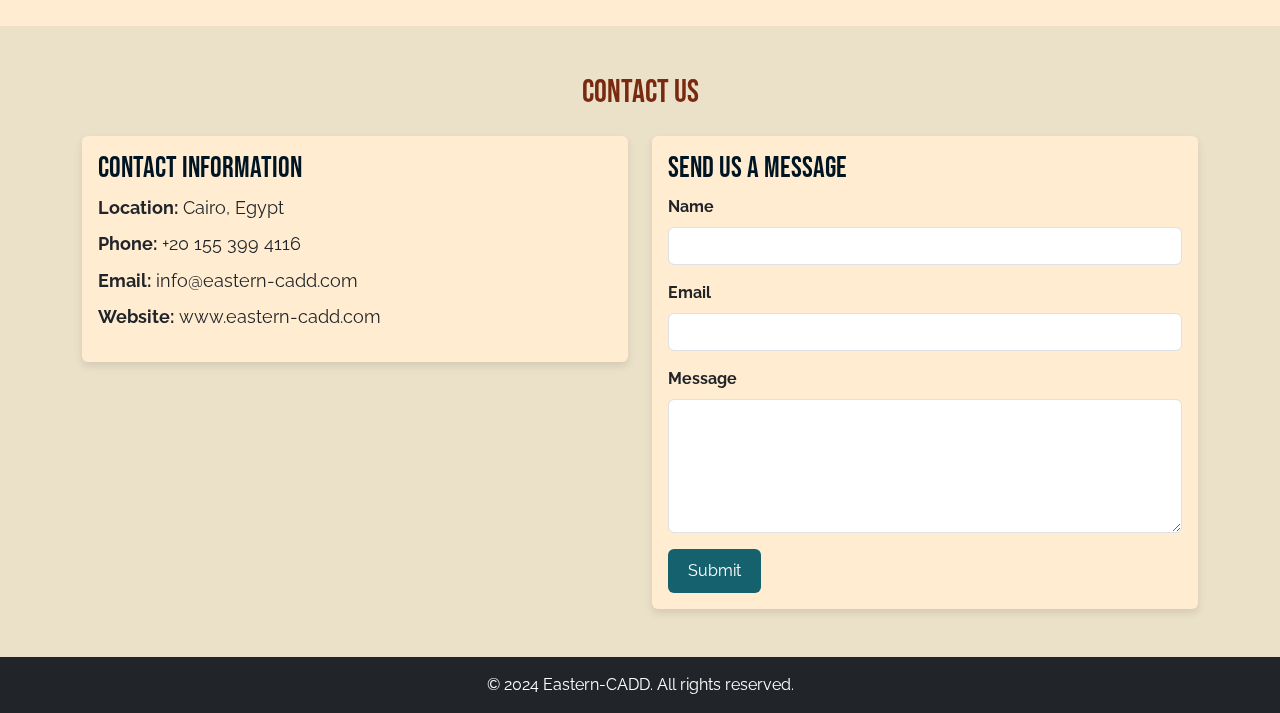
<file: services.html>
<!DOCTYPE html>
<html lang="en" dir="ltr">
<head>
    <meta charset="UTF-8">
    <meta name="viewport" content="width=device-width, initial-scale=1.0">
    <title>Eastern-CADD - Services</title>
    <link rel="icon" type="image/png" href="images/logo0.png">
    <!-- Favicon -->
    <link rel="icon" type="image/x-icon" href="favicon/favicon.ico">
    <link rel="apple-touch-icon" sizes="180x180" href="favicon/apple-touch-icon.png">
    <link rel="icon" type="image/png" sizes="32x32" href="favicon/favicon-32x32.png">
    <link rel="icon" type="image/png" sizes="16x16" href="favicon/favicon-16x16.png">
    <link rel="manifest" href="favicon/site.webmanifest">
    <!-- Bootstrap CSS -->
    <link href="https://cdn.jsdelivr.net/npm/bootstrap@5.3.0/dist/css/bootstrap.min.css" rel="stylesheet">
    <!-- Custom CSS -->
    <link href="https://fonts.googleapis.com/css2?family=Bebas+Neue&family=Raleway:wght@400;500;700&display=swap" rel="stylesheet">
    <link rel="stylesheet" href="styles.css">
</head>
<body>
        <!-- Loading Screen -->
        <!-- <div id="loading-screen">
            <div class="spinner-border text-primary" role="status">
                <span class="visually-hidden">Loading...</span>
            </div>
        </div> -->
    
        <!-- Navigation Bar -->
        <nav class="navbar navbar-expand-lg navbar-dark">
            <div class="container-fluid">
                <a class="navbar-brand" href="index.html">
                    <img src="images/logo.png" alt="Eastern-CADD Logo" width="200">
                </a>
                <button class="navbar-toggler" type="button" data-bs-toggle="collapse" data-bs-target="#navbarNav" aria-controls="navbarNav" aria-expanded="false" aria-label="Toggle navigation">
                    <span class="navbar-toggler-icon"></span>
                </button>
                <div class="collapse navbar-collapse" id="navbarNav">
                    <ul class="navbar-nav ms-auto">
                        <li class="nav-item"><a class="nav-link" href="index.html" data-lang="home">Home</a></li>
                        <li class="nav-item"><a class="nav-link" href="about.html" data-lang="about">About Us</a></li>
                        <li class="nav-item"><a class="nav-link" href="services.html" data-lang="services">Services</a></li>
                        <li class="nav-item"><a class="nav-link" href="courses.html" data-lang="courses">Courses</a></li>
                        <li class="nav-item"><a class="nav-link" href="contact.html" data-lang="contact">Contact</a></li>
                        <li class="nav-item"><a class="nav-link" href="login.html" data-lang="login">Login</a></li>
                    </ul>
                    <button id="theme-toggle" class="btn btn-outline-light ms-3">
                        <span class="icon">🌙</span>
                    </button>
                    <button id="language-toggle" class="btn btn-outline-light ms-3">
                        <span class="icon">AR</span>
                    </button>
                </div>
            </div>
        </nav>

    <div id="watermark">
        <img src="images/logo0.png" alt="Eastern-CADD watermark" width="100%" height="100%">
    </div>

    <!-- Services Section -->
    <section id="services" class="py-5 text-center">
        <div class="container">
            <h2 class="display-5" data-lang="services">Services</h2>
            <p class="lead" data-lang="services-text">We offer a wide range of services to meet your technological needs.</p>
            <img src="images/business.avif" alt="Services" class="img-fluid mt-4 rounded">
        </div>
    </section>

    <!-- Service Details Section -->
    <section id="service-details" class="py-5 sec-diff">
        <div class="container">
            <h2 class="text-center mb-5" data-lang="service-details">Service Details</h2>
            <div class="row">
                <div class="col-md-4">
                    <div class="card mb-4 shadow-sm">
                        <img src="images/softwaredev.jpg" class="card-img-top" alt="Software Development">
                        <div class="card-body">
                            <h5 class="card-title" data-lang="software-dev">Software Development</h5>
                            <p class="card-text" data-lang="software-dev-text">We develop websites, mobile apps, and desktop applications tailored to your needs.</p>
                        </div>
                    </div>
                </div>
                <div class="col-md-4">
                    <div class="card mb-4 shadow-sm">
                        <img src="images/Automation.jpg" class="card-img-top" alt="Automation & Robotics">
                        <div class="card-body">
                            <h5 class="card-title" data-lang="automation">Automation & Robotics</h5>
                            <p class="card-text" data-lang="automation-text">Designing and programming automated machinery and robots for industry and research.</p>
                        </div>
                    </div>
                </div>
                <div class="col-md-4">
                    <div class="card mb-4 shadow-sm">
                        <img src="images/embedded.jpg" class="card-img-top" alt="Electronic Control Circuits">
                        <div class="card-body">
                            <h5 class="card-title" data-lang="electronics">Electronic Control Circuits</h5>
                            <p class="card-text" data-lang="electronics-text">Design and development of electronic control circuits for various projects.</p>
                        </div>
                    </div>
                </div>
            </div>
        </div>
    </section>

    <!-- Why Choose Us Section -->
    <section id="why-choose-us" class="py-5">
        <div class="container">
            <h2 class="text-center mb-5" data-lang="why-choose-us">Why Choose Us?</h2>
            <div class="row">
                <div class="col-md-4">
                    <div class="card mb-4 shadow-sm">
                        <div class="card-body">
                            <h5 class="card-title" data-lang="expertise">Expertise</h5>
                            <p class="card-text" data-lang="expertise-text">Our team consists of highly skilled professionals with extensive experience in their fields.</p>
                        </div>
                    </div>
                </div>
                <div class="col-md-4">
                    <div class="card mb-4 shadow-sm">
                        <div class="card-body">
                            <h5 class="card-title" data-lang="innovation">Innovation</h5>
                            <p class="card-text" data-lang="innovation-text">We are committed to delivering innovative solutions that drive your business forward.</p>
                        </div>
                    </div>
                </div>
                <div class="col-md-4">
                    <div class="card mb-4 shadow-sm">
                        <div class="card-body">
                            <h5 class="card-title" data-lang="quality">Quality</h5>
                            <p class="card-text" data-lang="quality-text">We ensure the highest quality standards in all our projects and services.</p>
                        </div>
                    </div>
                </div>
            </div>
        </div>
    </section>

    <!-- Our Clients Section -->
    <!-- <section id="clients" class="py-5 sec-diff">
        <div class="container">
            <h2 class="text-center mb-5" data-lang="our-clients">Our Clients</h2>
            <div class="row">
                <div class="col-md-3">
                    <img src="https://source.unsplash.com/200x100/?logo,company" alt="Client 1" class="img-fluid">
                </div>
                <div class="col-md-3">
                    <img src="https://source.unsplash.com/200x100/?logo,tech" alt="Client 2" class="img-fluid">
                </div>
                <div class="col-md-3">
                    <img src="https://source.unsplash.com/200x100/?logo,business" alt="Client 3" class="img-fluid">
                </div>
                <div class="col-md-3">
                    <img src="https://source.unsplash.com/200x100/?logo,enterprise" alt="Client 4" class="img-fluid">
                </div>
            </div>
        </div>
    </section> -->

    <!-- Contact Us Section -->
<section id="contact" class="py-5 sec-diff">
    <div class="container">
        <h2 class="text-center mb-4" data-lang="contact-us">Contact Us</h2>
        <div class="row">
            <!-- Contact Information -->
            <div class="col-md-6">
                <div class="card mb-4">
                    <div class="card-body">
                        <h5 class="card-title" data-lang="contact-info">Contact Information</h5>
                        <ul class="list-unstyled">
                            <li><strong data-lang="location">Location:</strong> Cairo, Egypt</li>
                            <li><strong data-lang="phone">Phone:</strong> +20 155 399 4116</li>
                            <li><strong data-lang="email">Email:</strong> info@eastern-cadd.com</li>
                            <li><strong data-lang="website">Website:</strong> www.eastern-cadd.com</li>
                        </ul>
                    </div>
                </div>
            </div>

            <!-- Contact Form -->
            <div class="col-md-6">
                <div class="card">
                    <div class="card-body">
                        <h5 class="card-title" data-lang="send-message">Send Us a Message</h5>
                        <form>
                            <div class="mb-3">
                                <label for="name" class="form-label" data-lang="name">Name</label>
                                <input type="text" class="form-control" id="name" required>
                            </div>
                            <div class="mb-3">
                                <label for="email" class="form-label" data-lang="email">Email</label>
                                <input type="email" class="form-control" id="email" required>
                            </div>
                            <div class="mb-3">
                                <label for="message" class="form-label" data-lang="message">Message</label>
                                <textarea class="form-control" id="message" rows="5" required></textarea>
                            </div>
                            <button type="submit" class="btn btn-primary" data-lang="submit">Submit</button>
                        </form>
                    </div>
                </div>
            </div>
        </div>
    </div>
</section>

    <!-- Footer -->
    <footer class="bg-dark text-white text-center py-3">
        <p data-lang="footer">© 2024 Eastern-CADD. All rights reserved.</p>
    </footer>

    <!-- Bootstrap JS and Custom JS -->
    <script src="https://cdn.jsdelivr.net/npm/bootstrap@5.3.0/dist/js/bootstrap.bundle.min.js"></script>
    <script>
        // تحميل الوضع المحفوظ عند فتح الصفحة
        document.addEventListener('DOMContentLoaded', () => {
            const savedTheme = localStorage.getItem('theme');
            const body = document.body;
            if (savedTheme === 'dark-mode') {
                body.classList.add('dark-mode');
            } else {
                body.classList.remove('dark-mode');
            }
        });
        // تحميل اللغة المحفوظة عند فتح الصفحة
    document.addEventListener('DOMContentLoaded', () => {
        const savedLanguage = localStorage.getItem('language');
        const htmlElement = document.documentElement;
        if (savedLanguage) {
            htmlElement.setAttribute('dir', savedLanguage === 'en' ? 'ltr' : 'rtl');
        }
    });
    </script>
    <script src="script.js"></script>
</body>
</html>
</file>
<file: styles.css>
/* Basic Colors */
:root {
    --primary-color: #001524;       /* Dark Blue */
    --secondary-color: #0B3B49;     /* Dark Teal */
    --background-dark: #0B3B49;     /* Dark Teal */
    --accent-color: #15616D;        /* Teal */
    --s-light-color: #638F8E;
    --background-light: #B1BEB0;    /* Light Gray */
    --light-color: #FFECD1;         /* Light Beige */
    --orange-light: #FFB569;        /* Light Orange */
    --orange-color: #FF7D00;        /* Orange */
    --dark-S-color: #BC5308;          /* Dark Brown */
    --dark-color: #78290F;          /* Dark Brown */
}

/* General Body Styling */
body {
    font-family: 'Raleway', sans-serif; /* خط النصوص العادية */
    background-color: var(--light-color); /* Light Beige كخلفية أساسية */
    color: var(--primary-color);
    margin: 0;
    padding: 0;
}

/* Loading Screen */
#loading-screen {
    position: fixed;
    top: 0;
    left: 0;
    width: 100%;
    height: 100%;
    background-color: var(--light-color);
    display: flex;
    justify-content: center;
    align-items: center;
    z-index: 9999;
}

/* Login Page */
.login-container {
    max-width: 400px;
    margin: 0 auto;
    padding: 20px;
    background-color: var(--light-color);
    border-radius: 10px;
    box-shadow: 0 4px 8px rgba(0, 0, 0, 0.1);
}

.login-container h2 {
    text-align: center;
    margin-bottom: 20px;
}

.login-container .btn {
    width: 100%;
}

#watermark {
    position:fixed;
    opacity:0.5;
    z-index:-99;
}

/* العناوين */
h1, h2, h3, h4, h5, h6 {
    font-family: 'Bebas Neue', sans-serif; /* خط العناوين */
    font-weight: 400; /* Bebas Neue doesn't have different weights */
    color: var(--dark-color); /* لون العناوين */
}

/* Navigation Bar */
nav {
    background-color: var(--primary-color);
    padding: 10px;
    display: flex;
    justify-content: space-between;
    align-items: center;
}

nav ul {
    list-style: none;
    display: flex;
    gap: 20px;
    margin: 0;
    padding: 0;
}

nav ul li a {
    color: var(--light-color);
    text-decoration: none;
    font-size: 1.1rem;
    font-family: 'Raleway', sans-serif; /* خط النصوص العادية */
}

nav ul li a:hover {
    color: var(--accent-color); /* تغيير اللون عند التحويم */
}

/* Language Toggle Button Style */
.language-button-style {
    background-color: var(--accent-color);
    color: var(--light-color);
    border: none;
    padding: 10px;
    border-radius: 50%;
    cursor: pointer;
    display: flex;
    align-items: center;
    justify-content: center;
    width: 40px;
    height: 40px;
    transition: background-color 0.3s ease;
    font-family: 'Raleway', sans-serif; /* خط النصوص العادية */
}

.language-button-style:hover {
    background-color: var(--secondary-color); /* تغيير اللون عند التحويم */
}

/* Theme Toggle Button */
.theme-toggle {
    composes: language-button-style; /* تطبيق نفس التنسيق */
}

/* Language Toggle Button */
#language-toggle {
    composes: language-button-style; /* تطبيق نفس التنسيق */
}

/* Sections */
.section {
    padding: 50px 20px;
    text-align: center;
    background-color: var(--light-color); /* Light Beige كخلفية */
    border-radius: 10px;
    margin: 20px;
    box-shadow: 0 4px 8px rgba(0, 0, 0, 0.1);
}

.section h2 {
    font-family: 'Bebas Neue', sans-serif; /* خط العناوين */
    font-size: 2.5rem;
    margin-bottom: 20px;
    color: var(--dark-color);
}

.sec-diff {
    background-color: rgba(177, 190, 176, 0.25);
}

/* Home Cards */
.card {
    transition: transform 0.3s ease;
    background-color: var(--light-color); /* Light Beige كخلفية */
    border: 1px solid var(--accent-color);
    font-family: 'Raleway', sans-serif; /* خط النصوص العادية */
}

.card:hover {
    transform: scale(1.05);
    box-shadow: 0 4px 8px rgba(0, 0, 0, 0.2);
}

/* Team Section */
.team-member img {
    border-radius: 50%;
    border: 3px solid var(--accent-color); /* إطار باللون الأخضر الداكن */
}

/* Course Cards */
.course-card {
    background-size: cover;
    background-position: center;
    height: 300px;
    display: flex;
    align-items: flex-end;
    color: white;
    border: none;
    border-radius: 15px;
    overflow: hidden;
    position: relative;
    transition: transform 0.3s ease;
}

.course-card:hover {
    transform: scale(1.05);
}

.course-card::before {
    content: '';
    position: absolute;
    top: 0;
    left: 0;
    right: 0;
    bottom: 0;
    background: rgba(0, 0, 0, 0.5);
    z-index: 1;
}

.course-card .card-body {
    position: relative;
    z-index: 2;
    text-align: center;
    width: 100%;
    padding: 20px;
}

.course-card .card-title {
    font-family: 'Bebas Neue', sans-serif; /* خط العناوين */
    font-size: 1.8rem;
    margin-bottom: 20px;
    color: var(--light-color);
}

.course-card .course-options {
    display: flex;
    justify-content: space-around;
    gap: 10px;
}

.course-card .btn {
    width: 45%;
    padding: 10px;
    font-size: 1rem;
    border-radius: 10px;
    background-color: var(--accent-color); /* لون الأزرار الأخضر الداكن */
    border: none;
    color: var(--light-color);
    transition: background-color 0.3s ease;
    font-family: 'Raleway', sans-serif; /* خط النصوص العادية */
}

.course-card .btn:hover {
    background-color: var(--secondary-color); /* تغيير اللون عند التحويم */
}

/* Modals */
.modal-content {
    border-radius: 15px;
    background-color: var(--light-color); /* Light Beige كخلفية */
    color: var(--primary-color);
    font-family: 'Raleway', sans-serif; /* خط النصوص العادية */
}

.modal-header {
    border-bottom: none;
    padding: 20px;
}

.modal-title {
    font-family: 'Bebas Neue', sans-serif; /* خط العناوين */
    font-size: 1.5rem;
    color: var(--primary-color);
}

.modal-body {
    padding: 20px;
}

.modal-body h6 {
    font-family: 'Bebas Neue', sans-serif; /* خط العناوين */
    font-size: 1.2rem;
    margin-top: 15px;
    color: var(--primary-color);
}

.modal-body ul {
    padding-left: 20px;
}

.modal-body ul li {
    margin-bottom: 10px;
}

.modal-footer {
    border-top: none;
    padding: 20px;
    justify-content: center;
}

.modal-footer .btn {
    background-color: var(--accent-color); /* لون الأزرار الأخضر الداكن */
    border: none;
    color: var(--light-color);
    padding: 10px 20px;
    border-radius: 10px;
    transition: background-color 0.3s ease;
    font-family: 'Raleway', sans-serif; /* خط النصوص العادية */
}

.modal-footer .btn:hover {
    background-color: var(--secondary-color); /* تغيير اللون عند التحويم */
}

/* Footer */
footer {
    background-color: var(--secondary-color);
    color: var(--light-color);
    text-align: center;
    padding: 20px;
    /* margin-top: 5px; */
    /* box-shadow: 0 -5px 10px -5px var(--dark-color); */
    font-family: 'Raleway', sans-serif; /* خط النصوص العادية */
}

footer p {
    margin: 0;
    font-size: 1rem;
}

/* Dark Mode */
body.dark-mode {
    background-color: var(--background-dark);
    color: var(--light-color);
}

body.dark-mode nav {
    background-color: var(--primary-color);
}

body.dark-mode .card {
    background-color: var(--primary-color);
    color: var(--light-color);
}

body.dark-mode h1 {
    color: var(--orange-color); /* لون العناوين */
}

body.dark-mode h2 {
    color: var(--orange-color); /* لون العناوين */
}

body.dark-mode #social-media h3 {
    color: var(--orange-color); /* لون العناوين */
}

body.dark-mode .section h2 {
    color: var(--light-color);
}

body.dark-mode .sec-diff {
    background-color: rgba(0, 0, 0, 0.1);
}

body.dark-mode .course-card .card-title {
    color: var(--light-color);
}

body.dark-mode .modal-content {
    background-color: var(--background-dark);
    color: var(--light-color);
}

body.dark-mode .modal-title {
    color: var(--light-color);
}

body.dark-mode .modal-body h6 {
    color: var(--light-color);
}

body.dark-mode .modal-body ul li {
    color: var(--light-color);
}

body.dark-mode .modal-footer .btn {
    background-color: var(--accent-color); /* لون الأزرار الأخضر الداكن */
    color: var(--light-color);
}

body.dark-mode .modal-footer .btn:hover {
    background-color: var(--secondary-color); /* تغيير اللون عند التحويم */
}

body.dark-mode .footer {
    /* box-shadow: 0 -5px 10px -5px var(--orange-color); */
}

/* Dark Mode Adjustments */
body.dark-mode .social-icon {
    color: var(--light-color);
}

body.dark-mode .social-icon:hover {
    color: var(--accent-color); /* تغيير اللون عند التحويم */
}

/* Social Media Icons */
.social-icons {
    display: flex;
    justify-content: center;
    gap: 15px;
    flex-wrap: wrap;
}

.social-icon {
    font-size: 24px;
    color: var(--secondary-color);
    transition: color 0.3s ease;
}

.social-icon:hover {
    color: var(--accent-color); /* تغيير اللون عند التحويم */
}

/* تنسيق قسم Contact Us */
#contact {
    padding: 50px 0; /* المسافات الداخلية */
}

#contact .card {
    border: none; /* إزالة الحدود */
    box-shadow: 0 4px 8px rgba(0, 0, 0, 0.1); /* إضافة ظل */
}

#contact .card-title {
    font-family: 'Bebas Neue', sans-serif; /* خط العنوان */
    font-size: 1.8rem; /* حجم العنوان */
    color: var(--primary-color); /* لون العنوان */
}

#contact .list-unstyled li {
    margin-bottom: 10px; /* المسافة بين العناصر */
    font-size: 1.1rem; /* حجم النص */
}

#contact .form-label {
    font-weight: bold; /* جعل التسميات غامقة */
}

#contact .btn-primary {
    background-color: var(--accent-color); /* لون الزر */
    border: none; /* إزالة الحدود */
    padding: 10px 20px; /* حجم الزر */
    font-size: 1rem; /* حجم النص داخل الزر */
}

#contact .btn-primary:hover {
    background-color: var(--secondary-color); /* لون الزر عند التحويم */
}

/* iframe Container */
.iframe-container {
    position: relative;
    width: 100%;
    height: 90vh;
}

#content-loading {
    position: fixed;
    top: 0;
    left: 0;
    width: 100%;
    height: 100%;
    background-color: rgba(255, 255, 255, 0.8);
    backdrop-filter: blur(5px); /* تأثير ضبابي */
    display: flex;
    flex-direction: column;
    justify-content: center;
    align-items: center;
    z-index: 1000;
    transition: opacity 0.5s ease; /* إضافة transition */
}

.spinner {
    border: 4px solid var(--accent-color);
    border-top: 4px solid var(--light-color);
    border-radius: 50%;
    width: 40px;
    height: 40px;
    animation: spin 1s linear infinite;
}

@keyframes spin {
    0% { transform: rotate(0deg); }
    100% { transform: rotate(360deg); }
}

#content-loading p {
    margin-top: 20px;
    font-size: 1.2rem;
    color: var(--primary-color);
    font-family: 'Raleway', sans-serif;
}

body.dark-mode #content-loading {
    background-color: rgba(0, 0, 0, 0.8);
}

body.dark-mode .spinner {
    border: 4px solid var(--orange-color);
    border-top: 4px solid var(--background-dark);
}

body.dark-mode #content-loading p {
    color: var(--light-color);
}

#content-loading.hidden {
    opacity: 0;
    pointer-events: none; /* لمنع التفاعل مع العنصر بعد إخفائه */
}

/* iframe Styling */
.regform {
    width: 100%;
    height: 100%;
    border: none;
    border-radius: 15px;
    box-shadow: 0 4px 8px rgba(0, 0, 0, 0.2);
    margin: 20px auto;
    display: block;
    background-color: var(--light-color);
    opacity: 0;
    transition: opacity 0.5s ease;
}

.regform.loaded {
    opacity: 1;
}

.regform:hover {
    transform: scale(1.02);
    box-shadow: 0 8px 16px rgba(0, 0, 0, 0.3);
}

/* Responsive Design */
@media (max-width: 768px) {
    .regform {
        height: 80vh;
        margin: 10px auto;
        border-radius: 10px;
    }
}

/* تخصيص scroll bar للوضع العادي */
::-webkit-scrollbar {
    width: 8px;
}

::-webkit-scrollbar-track {
    background: var(--light-color);
    border-radius: 10px;
}

::-webkit-scrollbar-thumb {
    background: var(--accent-color);
    border-radius: 10px;
    border: 3px solid var(--light-color);
}

::-webkit-scrollbar-thumb:hover {
    background: var(--secondary-color);
}

* {
    scrollbar-width: thin;
    scrollbar-color: var(--accent-color) var(--light-color);
}

/* تخصيص scroll bar للوضع الليلي */

body.dark-mode::-webkit-scrollbar-thumb:hover {
    background: var(--orange-light);
}

body.dark-mode::-webkit-scrollbar-track {
    background: var(--background-dark) !important;
}

body.dark-mode::-webkit-scrollbar-thumb {
    background: var(--orange-color) !important;
    border: 3px solid var(--background-dark) !important;
}

body.dark-mode * {
    scrollbar-color: var(--orange-color) var(--background-dark) !important;
}
</file>
